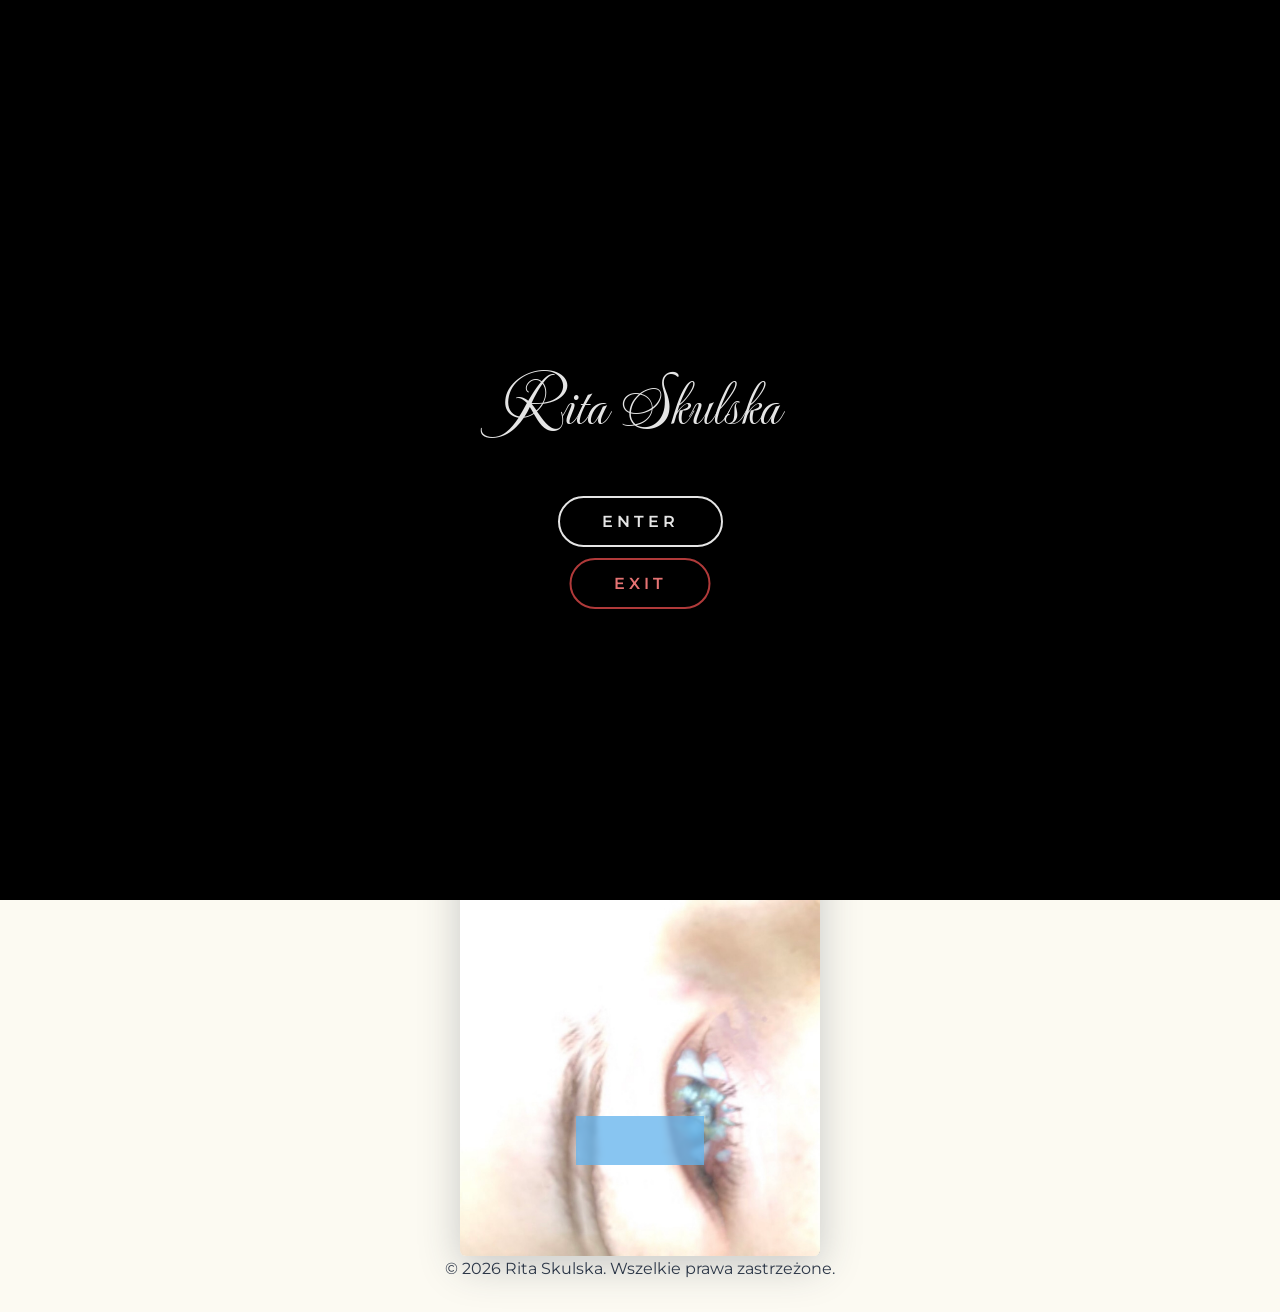
<file: index.html>
<!DOCTYPE html>
<html lang="pl">
<head>
    <meta charset="UTF-8">
    <meta name="viewport" content="width=device-width, initial-scale=1.0">
    <title>Rita Skulska - Portfolio</title>
    <link rel="preconnect" href="https://fonts.googleapis.com">
    <link rel="preconnect" href="https://fonts.gstatic.com" crossorigin>
    <link href="https://fonts.googleapis.com/css2?family=Mea+Culpa&family=Montserrat:wght@300;400;600&display=swap" rel="stylesheet">
    <link rel="stylesheet" href="style.css">
</head>
<body class="home-body">

    <!-- INTRO: czarny ekran z przyciskiem ENTER, EXIT ucieka przed kursorem -->
    <div id="intro-overlay">
        <span class="intro-title">Rita Skulska</span>
        <button id="intro-enter" class="intro-btn" type="button">Enter</button>
        <button id="intro-exit" class="intro-btn" type="button">Exit</button>
    </div>

    <header class="home-header">
        <h1 class="artist-name">Rita Skulska</h1>
        <h2 class="artist-sub">Alisja</h2>
    </header>

    <nav class="subpage-nav home-nav">
        <a href="prace.html">Prace Plastyczne</a>
        <a href="photoshop.html">Obróbka w Photoshopie</a>
        <a href="portfolio.html">Portfolio</a>
        <a href="film.html">Film</a>
        <a href="podroze.html">Podróże</a>
        <a href="cv.html">CV</a>
        <a href="teksty.html">Teksty</a>
    </nav>

    <p class="home-intro">
        Nazywam się Rita Skulska i jestem studentką drugiego roku grafiki w Polsko-Japońskiej Akademii Technik
        Komputerowych w Warszawie. Moje prace artystyczne mają charakter multidyscyplinarny – badam nowe formy wyrazu,
        traktując każdy projekt jako etap poszukiwań idei i jej ostatecznej formy. Szczególnie interesują mnie malarstwo,
        fotografia oraz historia sztuki. Uwielbiam podróżować i w każdym miejscu, które odwiedzam, staram się poznawać
        lokalne muzea i galerie sztuki, ponieważ to właśnie one są dla mnie największym źródłem inspiracji. Jednym z moich
        ulubionych artystów jest Egon Schiele, którego ekspresyjny język malarski i sposób ukazywania emocji wywarły duży
        wpływ na moje postrzeganie sztuki. Dotychczas odwiedziłam galerie i wystawy m.in. w Wiedniu, Madrycie, Paryżu,
        Tallinnie, Moskwie oraz Warszawie. Interesuję się również projektowaniem graficznym, ilustracją i współczesnymi
        formami komunikacji wizualnej, a zdobywane doświadczenie rozwijam zarówno podczas studiów, jak i w realizowanych
        projektach kreatywnych.
    </p>

    <main class="home-container">
        <div class="interactive-eye-wrapper">
            <img src="images/home/8a230446-552d-418d-8baf-5555b5d1caa4.jpeg" alt="Rita Skulska - Dekonstrukcja Spojrzenia" class="eye-main-img">

            <div class="eye-trigger-zone top-eyes">
                <a href="prace.html" class="eye-btn btn-purple">Prace Plastyczne</a>
            </div>

            <div class="eye-trigger-zone bottom-eye">
                <a href="teksty.html" class="eye-btn btn-blue">Teksty</a>
            </div>
        </div>
    </main>

    <footer class="home-footer">
        <p>&copy; 2026 Rita Skulska. Wszelkie prawa zastrzeżone.</p>
    </footer>

    <script>
        (function () {
            var overlay = document.getElementById('intro-overlay');
            var enterBtn = document.getElementById('intro-enter');
            var exitBtn = document.getElementById('intro-exit');

            // ENTER - wejscie na strone
            enterBtn.addEventListener('click', function () {
                overlay.classList.add('hidden');
            });

            // EXIT - ucieka przed kursorem, nie da sie kliknac
            function runAway() {
                var margin = 20;
                var w = exitBtn.offsetWidth;
                var h = exitBtn.offsetHeight;
                var maxLeft = window.innerWidth - w - margin;
                var maxTop = window.innerHeight - h - margin;
                var left = margin + Math.floor((maxLeft - margin) * pseudoRandom());
                var top = margin + Math.floor((maxTop - margin) * pseudoRandom());
                exitBtn.style.left = left + 'px';
                exitBtn.style.top = top + 'px';
                exitBtn.style.transform = 'none';
            }

            // prosty pseudolosowy generator (bez Math.random dla powtarzalnosci)
            var seed = 1;
            function pseudoRandom() {
                seed = (seed * 9301 + 49297) % 233280;
                return seed / 233280;
            }

            exitBtn.addEventListener('mouseover', runAway);
            exitBtn.addEventListener('mousedown', function (e) { e.preventDefault(); runAway(); });
            exitBtn.addEventListener('touchstart', function (e) { e.preventDefault(); runAway(); });
        })();
    </script>

</body>
</html>
</file>
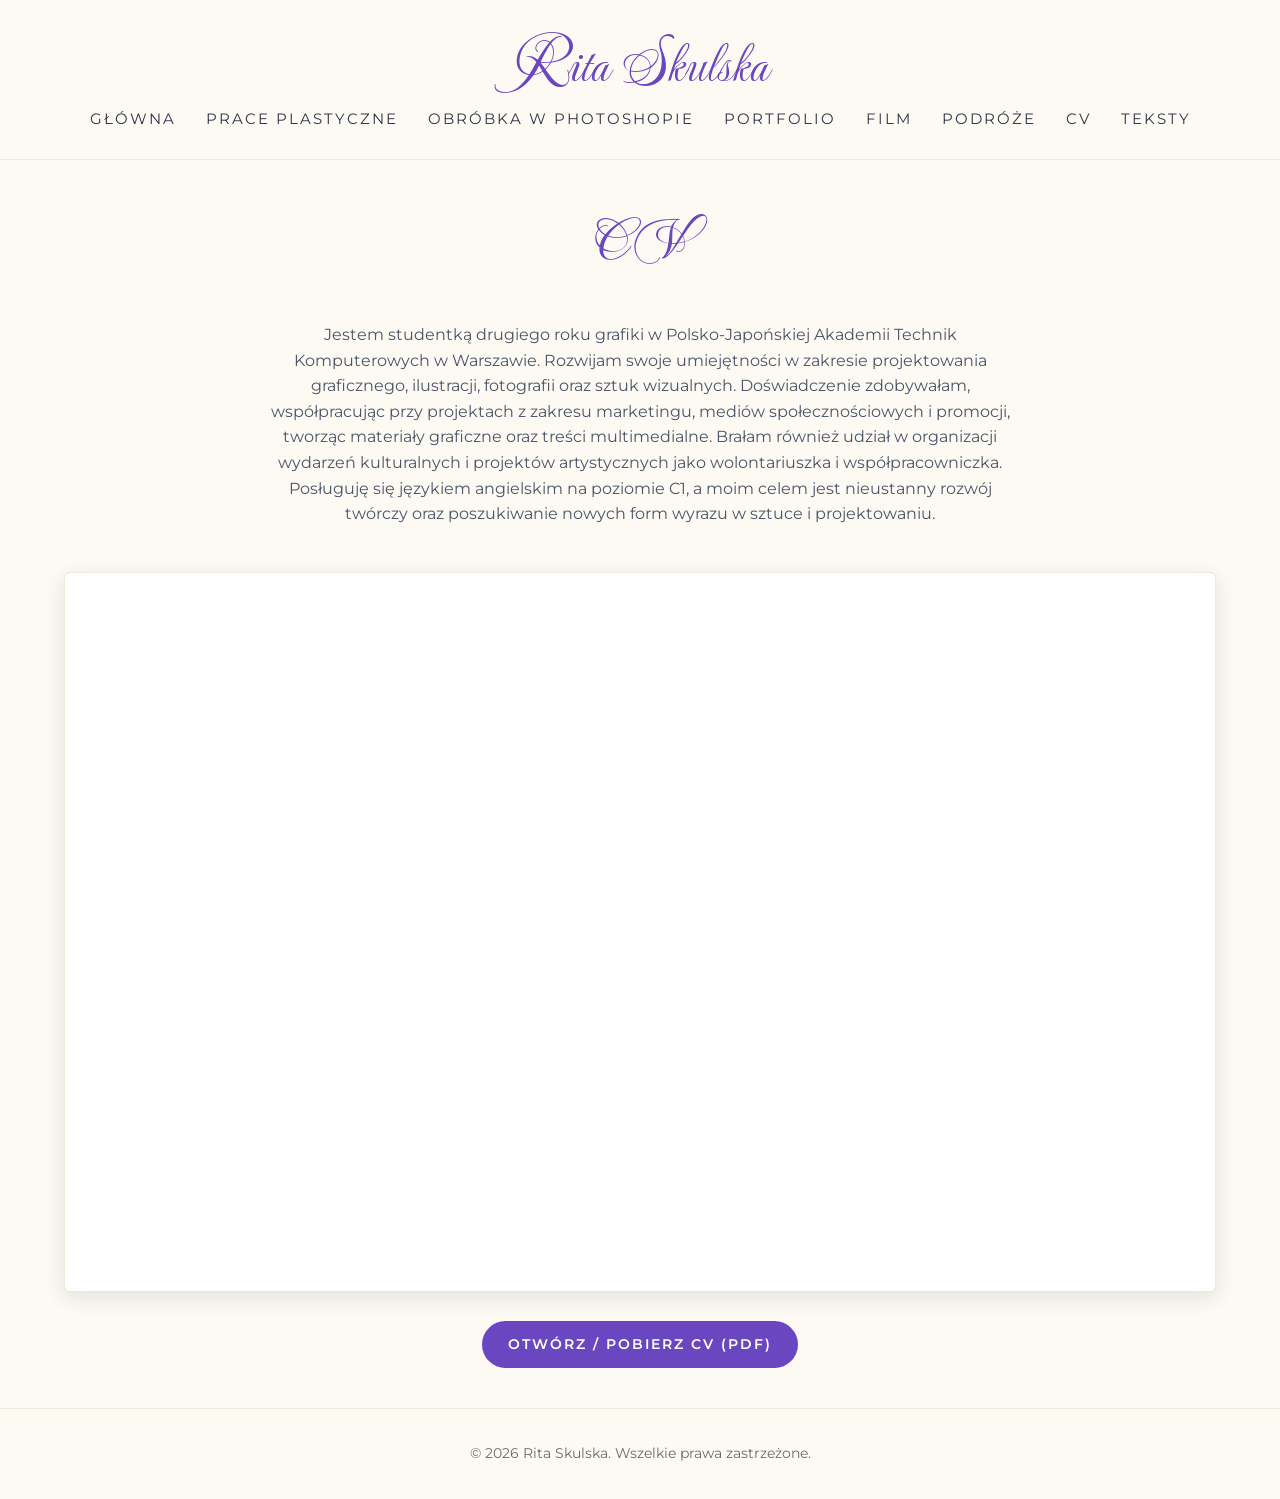
<file: cv.html>
<!DOCTYPE html>
<html lang="pl">
<head>
    <meta charset="UTF-8">
    <meta name="viewport" content="width=device-width, initial-scale=1.0">
    <title>CV – Rita Skulska</title>
    <link rel="preconnect" href="https://fonts.googleapis.com">
    <link rel="preconnect" href="https://fonts.gstatic.com" crossorigin>
    <link href="https://fonts.googleapis.com/css2?family=Mea+Culpa&family=Montserrat:wght@300;400;600&display=swap" rel="stylesheet">
    <link rel="stylesheet" href="style.css">
</head>

<body class="subpage">

<header>
    <h1><a href="index.html">Rita Skulska</a></h1>

    <nav>
        <a href="index.html">Główna</a>
        <a href="prace.html">Prace Plastyczne</a>
        <a href="photoshop.html">Obróbka w Photoshopie</a>
        <a href="portfolio.html">Portfolio</a>
        <a href="film.html">Film</a>
        <a href="podroze.html">Podróże</a>
        <a href="cv.html">CV</a>
        <a href="teksty.html">Teksty</a>
    </nav>
</header>

<main class="container">

    <h2>CV</h2>

    <div class="section-lead">
        <p>
            Jestem studentką drugiego roku grafiki w Polsko-Japońskiej Akademii Technik Komputerowych w Warszawie.
            Rozwijam swoje umiejętności w zakresie projektowania graficznego, ilustracji, fotografii oraz sztuk
            wizualnych. Doświadczenie zdobywałam, współpracując przy projektach z zakresu marketingu, mediów
            społecznościowych i promocji, tworząc materiały graficzne oraz treści multimedialne. Brałam również udział
            w organizacji wydarzeń kulturalnych i projektów artystycznych jako wolontariuszka i współpracowniczka.
            Posługuję się językiem angielskim na poziomie C1, a moim celem jest nieustanny rozwój twórczy oraz
            poszukiwanie nowych form wyrazu w sztuce i projektowaniu.
        </p>
    </div>

    <iframe class="doc-embed" src="docs/Rita_Skulska_CV_uzupelnione.pdf" title="CV Rity Skulskiej (PDF)"></iframe>

    <div class="doc-actions">
        <a class="doc-download" href="docs/Rita_Skulska_CV_uzupelnione.pdf" target="_blank">Otwórz / pobierz CV (PDF)</a>
    </div>

</main>

<footer>
    <p>&copy; 2026 Rita Skulska. Wszelkie prawa zastrzeżone.</p>
</footer>

</body>
</html>
</file>
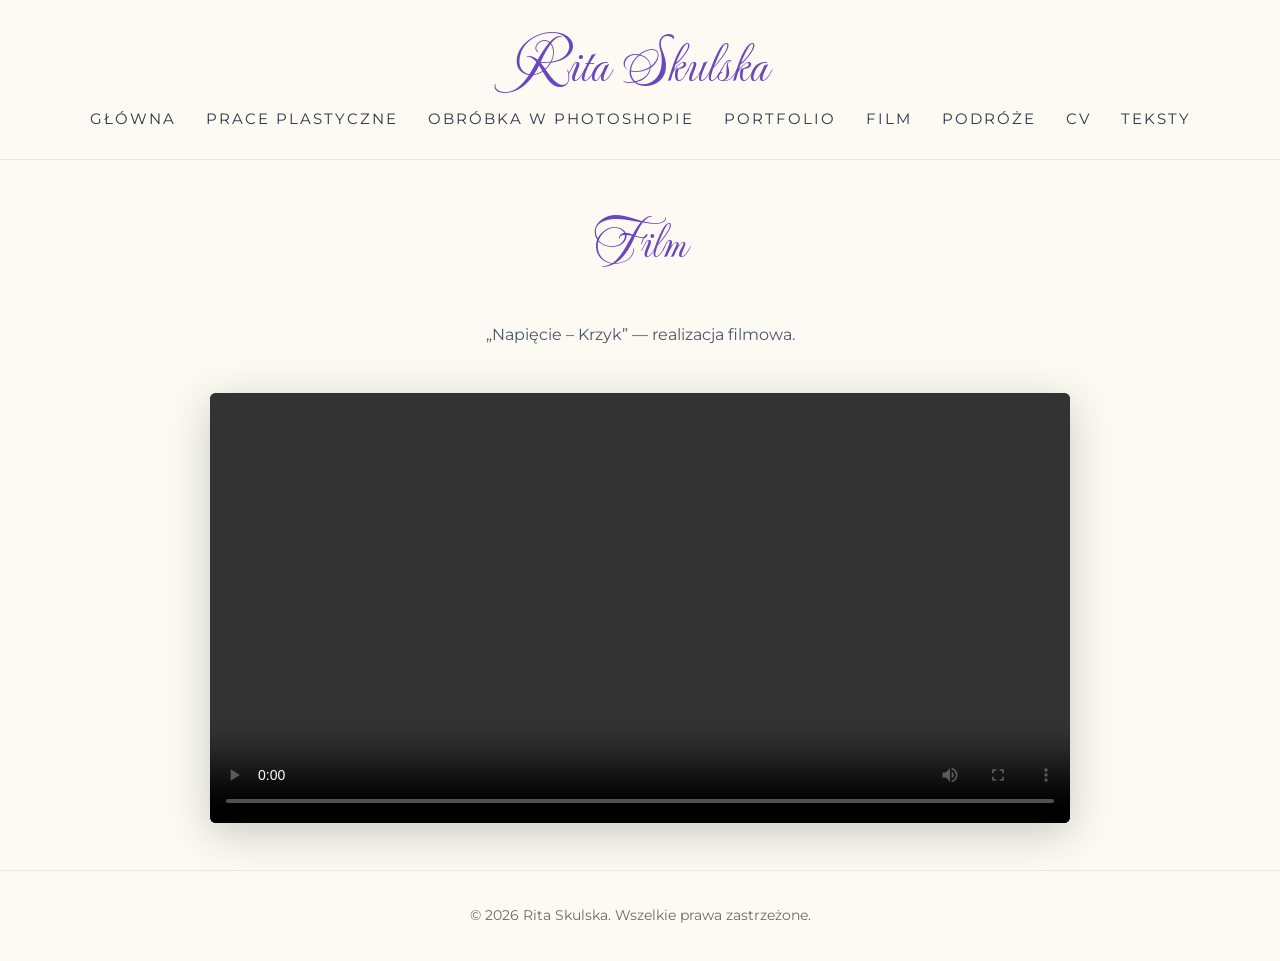
<file: film.html>
<!DOCTYPE html>
<html lang="pl">
<head>
    <meta charset="UTF-8">
    <meta name="viewport" content="width=device-width, initial-scale=1.0">
    <title>Film – Rita Skulska</title>
    <link rel="preconnect" href="https://fonts.googleapis.com">
    <link rel="preconnect" href="https://fonts.gstatic.com" crossorigin>
    <link href="https://fonts.googleapis.com/css2?family=Mea+Culpa&family=Montserrat:wght@300;400;600&display=swap" rel="stylesheet">
    <link rel="stylesheet" href="style.css">
</head>

<body class="subpage">

<header>
    <h1><a href="index.html">Rita Skulska</a></h1>

    <nav>
        <a href="index.html">Główna</a>
        <a href="prace.html">Prace Plastyczne</a>
        <a href="photoshop.html">Obróbka w Photoshopie</a>
        <a href="portfolio.html">Portfolio</a>
        <a href="film.html">Film</a>
        <a href="podroze.html">Podróże</a>
        <a href="cv.html">CV</a>
        <a href="teksty.html">Teksty</a>
    </nav>
</header>

<main class="container">

    <h2>Film</h2>

    <div class="section-lead">
        <p>„Napięcie – Krzyk” — realizacja filmowa.</p>
    </div>

    <div class="video-wrapper">
        <video controls preload="metadata">
            <source src="video/film_final_napiecie_krzyk-2.mp4" type="video/mp4">
            Twoja przeglądarka nie obsługuje odtwarzania wideo.
        </video>
    </div>

</main>

<footer>
    <p>&copy; 2026 Rita Skulska. Wszelkie prawa zastrzeżone.</p>
</footer>

</body>
</html>
</file>
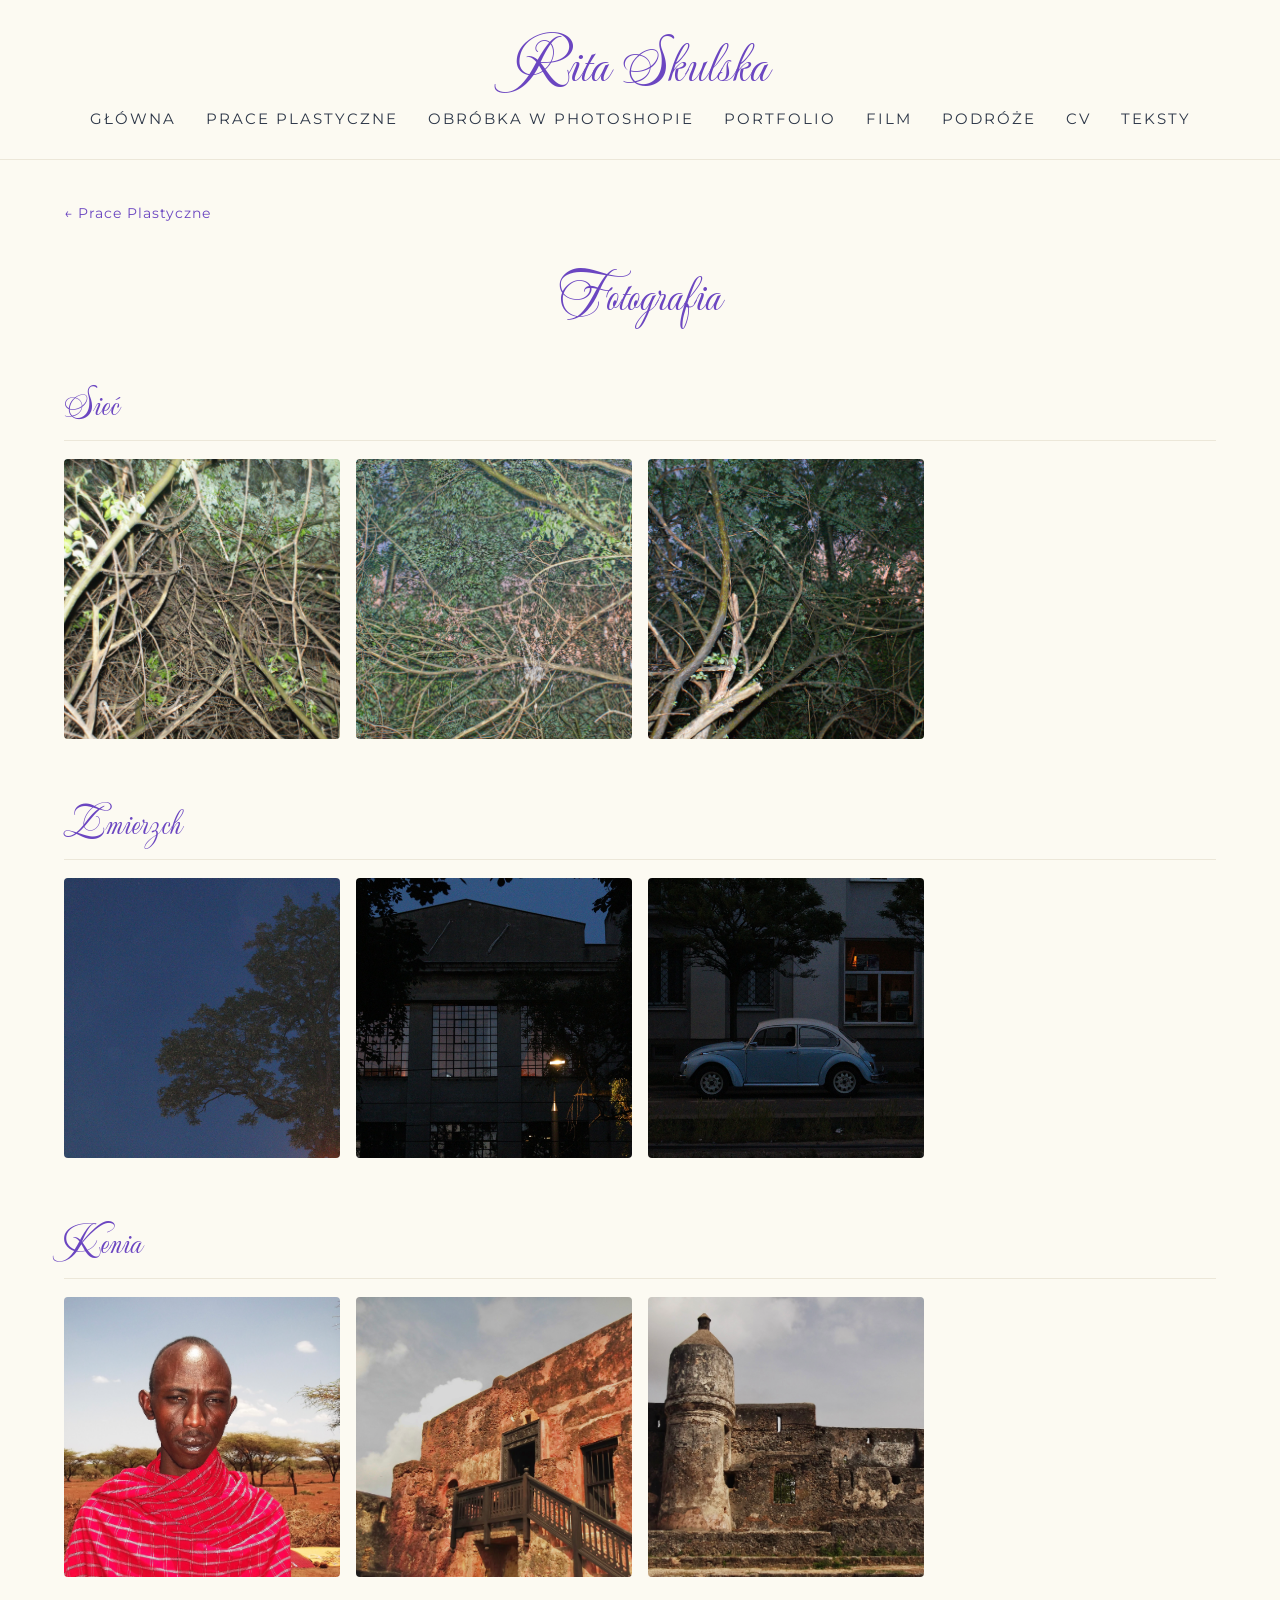
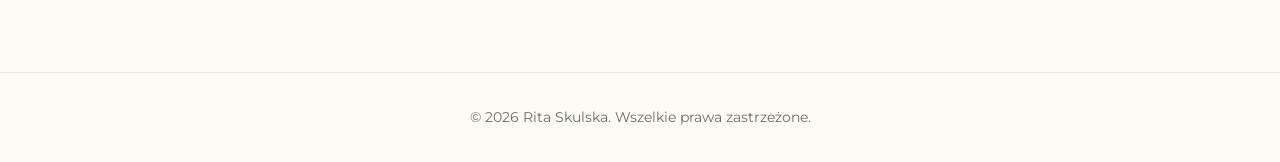
<file: fotografia.html>
<!DOCTYPE html>
<html lang="pl">
<head>
    <meta charset="UTF-8">
    <meta name="viewport" content="width=device-width, initial-scale=1.0">
    <title>Fotografia – Rita Skulska</title>
    <link rel="preconnect" href="https://fonts.googleapis.com">
    <link rel="preconnect" href="https://fonts.gstatic.com" crossorigin>
    <link href="https://fonts.googleapis.com/css2?family=Mea+Culpa&family=Montserrat:wght@300;400;600&display=swap" rel="stylesheet">
    <link rel="stylesheet" href="style.css">
</head>

<body class="subpage">

<header>
    <h1><a href="index.html">Rita Skulska</a></h1>

    <nav>
        <a href="index.html">Główna</a>
        <a href="prace.html">Prace Plastyczne</a>
        <a href="photoshop.html">Obróbka w Photoshopie</a>
        <a href="portfolio.html">Portfolio</a>
        <a href="film.html">Film</a>
        <a href="podroze.html">Podróże</a>
        <a href="cv.html">CV</a>
        <a href="teksty.html">Teksty</a>
    </nav>
</header>

<main class="container">

    <a href="prace.html" class="back-link">← Prace Plastyczne</a>

    <h2>Fotografia</h2>

    <section class="theme-section">
        <h3>Sieć</h3>
        <div class="gallery-grid">
            <a href="images/fotografia/AE98A1F3-C52F-4CFD-9337-FC08527E2CB1.jpeg" target="_blank"><img src="images/fotografia/AE98A1F3-C52F-4CFD-9337-FC08527E2CB1.jpeg" alt="Sieć 1"></a>
            <a href="images/fotografia/B915B706-241A-42A4-A3AD-4A85CBE02C3D.jpeg" target="_blank"><img src="images/fotografia/B915B706-241A-42A4-A3AD-4A85CBE02C3D.jpeg" alt="Sieć 2"></a>
            <a href="images/fotografia/F3EFA1FF-A6AB-4BF8-8D77-813902B0E1D9.jpeg" target="_blank"><img src="images/fotografia/F3EFA1FF-A6AB-4BF8-8D77-813902B0E1D9.jpeg" alt="Sieć 3"></a>
        </div>
    </section>

    <section class="theme-section">
        <h3>Zmierzch</h3>
        <div class="gallery-grid">
            <a href="images/fotografia/IMG_8963.jpeg" target="_blank"><img src="images/fotografia/IMG_8963.jpeg" alt="Zmierzch 1"></a>
            <a href="images/fotografia/IMG_8970.jpeg" target="_blank"><img src="images/fotografia/IMG_8970.jpeg" alt="Zmierzch 2"></a>
            <a href="images/fotografia/IMG_8964.jpeg" target="_blank"><img src="images/fotografia/IMG_8964.jpeg" alt="Zmierzch 3"></a>
        </div>
    </section>

    <section class="theme-section">
        <h3>Kenia</h3>
        <div class="gallery-grid">
            <a href="images/fotografia/DSCF0110.jpeg" target="_blank"><img src="images/fotografia/DSCF0110.jpeg" alt="Kenia 1"></a>
            <a href="images/fotografia/DSCF0270.jpeg" target="_blank"><img src="images/fotografia/DSCF0270.jpeg" alt="Kenia 2"></a>
            <a href="images/fotografia/DSCF0274.jpeg" target="_blank"><img src="images/fotografia/DSCF0274.jpeg" alt="Kenia 3"></a>
        </div>
    </section>

</main>

<footer>
    <p>&copy; 2026 Rita Skulska. Wszelkie prawa zastrzeżone.</p>
</footer>

</body>
</html>
</file>
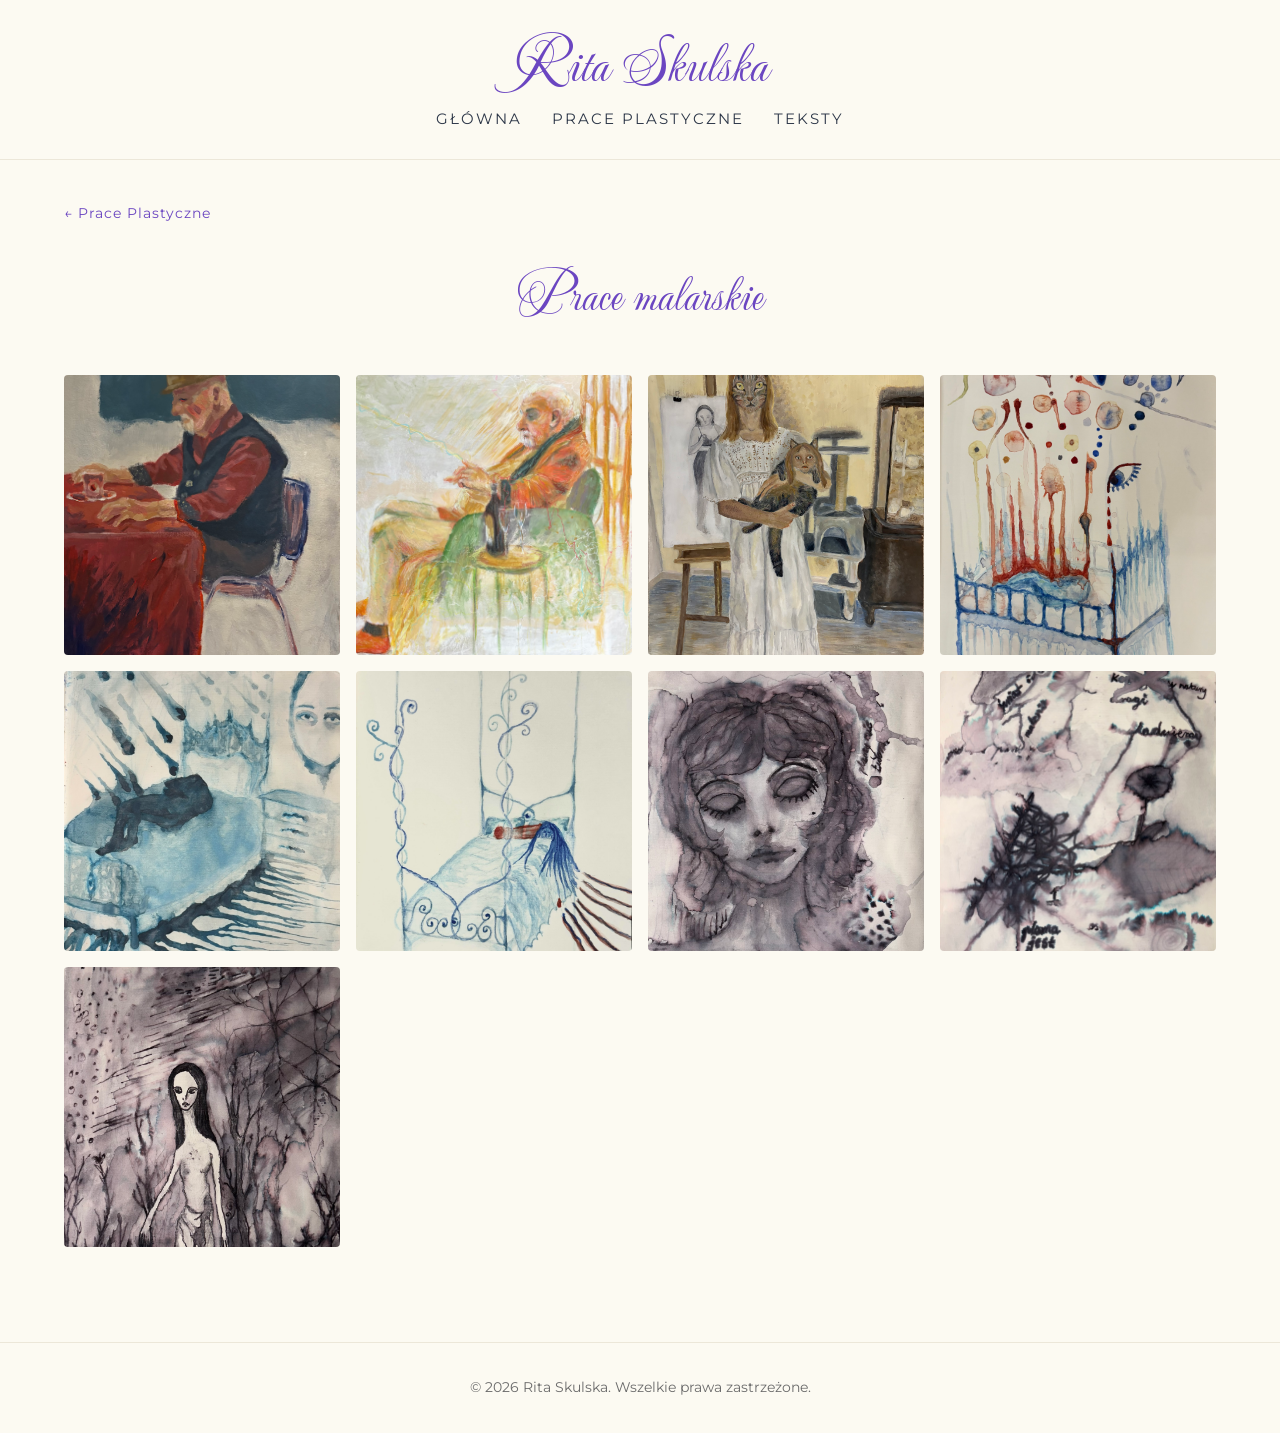
<file: malarstwo 2.html>
<!DOCTYPE html>
<html lang="pl">
<head>
    <meta charset="UTF-8">
    <meta name="viewport" content="width=device-width, initial-scale=1.0">
    <title>Prace malarskie – Rita Skulska</title>
    <link rel="preconnect" href="https://fonts.googleapis.com">
    <link rel="preconnect" href="https://fonts.gstatic.com" crossorigin>
    <link href="https://fonts.googleapis.com/css2?family=Mea+Culpa&family=Montserrat:wght@300;400;600&display=swap" rel="stylesheet">
    <link rel="stylesheet" href="style.css">
</head>

<body class="subpage">

<header>
    <h1><a href="index.html">Rita Skulska</a></h1>

    <nav>
        <a href="index.html">Główna</a>
        <a href="prace.html">Prace Plastyczne</a>
        <a href="teksty.html">Teksty</a>
    </nav>
</header>

<main class="container">

    <a href="prace.html" class="back-link">← Prace Plastyczne</a>

    <h2>Prace malarskie</h2>

    <section class="theme-section">
        <div class="gallery-grid">
            <a href="IMG_9379.jpeg" target="_blank"><img src="IMG_9379.jpeg" alt="Praca malarska 1"></a>
            <a href="IMG_0761.jpeg" target="_blank"><img src="IMG_0761.jpeg" alt="Praca malarska 2"></a>
            <a href="IMG_5262.jpeg" target="_blank"><img src="IMG_5262.jpeg" alt="Praca malarska 3"></a>
            <a href="IMG_8543.jpeg" target="_blank"><img src="IMG_8543.jpeg" alt="Praca malarska 4"></a>
            <a href="IMG_8556.jpeg" target="_blank"><img src="IMG_8556.jpeg" alt="Praca malarska 5"></a>
            <a href="IMG_8573.jpeg" target="_blank"><img src="IMG_8573.jpeg" alt="Praca malarska 6"></a>
            <a href="IMG_4244.jpeg" target="_blank"><img src="IMG_4244.jpeg" alt="Praca malarska 7"></a>
            <a href="IMG_4245.jpeg" target="_blank"><img src="IMG_4245.jpeg" alt="Praca malarska 8"></a>
            <a href="IMG_4252.jpeg" target="_blank"><img src="IMG_4252.jpeg" alt="Praca malarska 9"></a>
        </div>
    </section>

</main>

<footer>
    <p>&copy; 2026 Rita Skulska. Wszelkie prawa zastrzeżone.</p>
</footer>

</body>
</html>
</file>
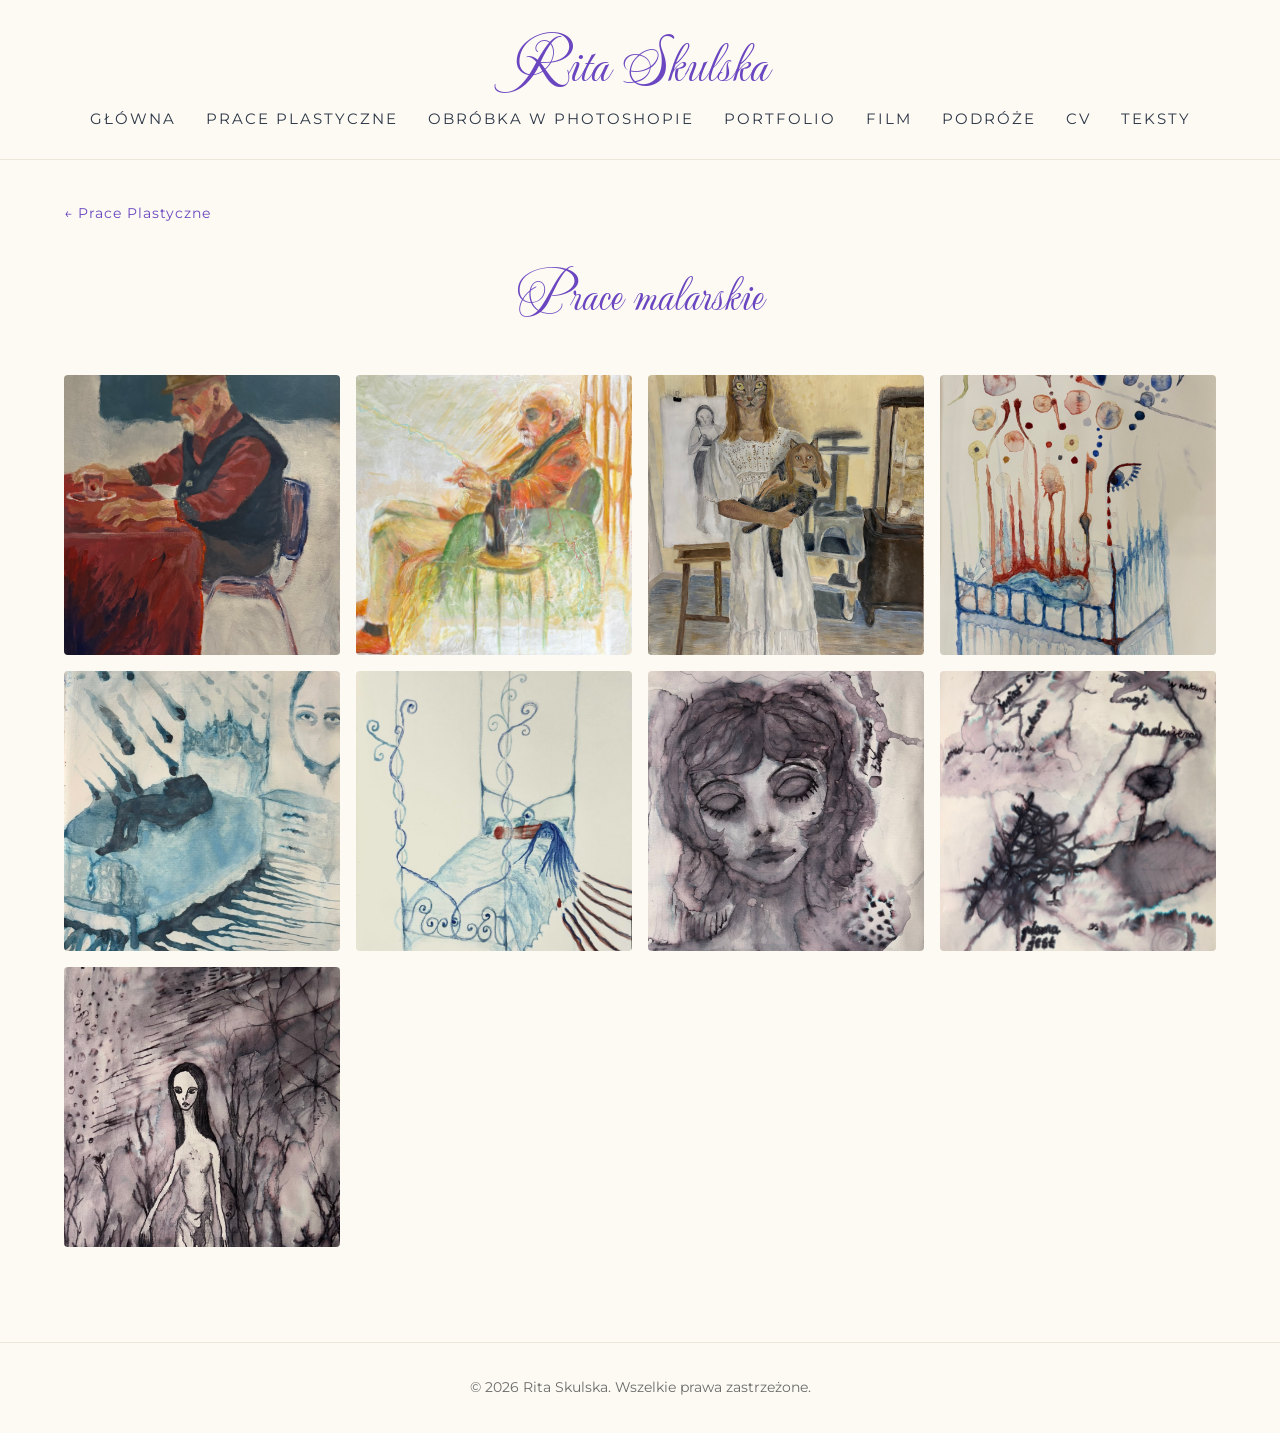
<file: malarstwo.html>
<!DOCTYPE html>
<html lang="pl">
<head>
    <meta charset="UTF-8">
    <meta name="viewport" content="width=device-width, initial-scale=1.0">
    <title>Prace malarskie – Rita Skulska</title>
    <link rel="preconnect" href="https://fonts.googleapis.com">
    <link rel="preconnect" href="https://fonts.gstatic.com" crossorigin>
    <link href="https://fonts.googleapis.com/css2?family=Mea+Culpa&family=Montserrat:wght@300;400;600&display=swap" rel="stylesheet">
    <link rel="stylesheet" href="style.css">
</head>

<body class="subpage">

<header>
    <h1><a href="index.html">Rita Skulska</a></h1>

    <nav>
        <a href="index.html">Główna</a>
        <a href="prace.html">Prace Plastyczne</a>
        <a href="photoshop.html">Obróbka w Photoshopie</a>
        <a href="portfolio.html">Portfolio</a>
        <a href="film.html">Film</a>
        <a href="podroze.html">Podróże</a>
        <a href="cv.html">CV</a>
        <a href="teksty.html">Teksty</a>
    </nav>
</header>

<main class="container">

    <a href="prace.html" class="back-link">← Prace Plastyczne</a>

    <h2>Prace malarskie</h2>

    <section class="theme-section">
        <div class="gallery-grid">
            <a href="images/malarstwo/IMG_9379.jpeg" target="_blank"><img src="images/malarstwo/IMG_9379.jpeg" alt="Praca malarska 1"></a>
            <a href="images/malarstwo/IMG_0761.jpeg" target="_blank"><img src="images/malarstwo/IMG_0761.jpeg" alt="Praca malarska 2"></a>
            <a href="images/malarstwo/IMG_5262.jpeg" target="_blank"><img src="images/malarstwo/IMG_5262.jpeg" alt="Praca malarska 3"></a>
            <a href="images/malarstwo/IMG_8543.jpeg" target="_blank"><img src="images/malarstwo/IMG_8543.jpeg" alt="Praca malarska 4"></a>
            <a href="images/malarstwo/IMG_8556.jpeg" target="_blank"><img src="images/malarstwo/IMG_8556.jpeg" alt="Praca malarska 5"></a>
            <a href="images/malarstwo/IMG_8573.jpeg" target="_blank"><img src="images/malarstwo/IMG_8573.jpeg" alt="Praca malarska 6"></a>
            <a href="images/malarstwo/IMG_4244.jpeg" target="_blank"><img src="images/malarstwo/IMG_4244.jpeg" alt="Praca malarska 7"></a>
            <a href="images/malarstwo/IMG_4245.jpeg" target="_blank"><img src="images/malarstwo/IMG_4245.jpeg" alt="Praca malarska 8"></a>
            <a href="images/malarstwo/IMG_4252.jpeg" target="_blank"><img src="images/malarstwo/IMG_4252.jpeg" alt="Praca malarska 9"></a>
        </div>
    </section>

</main>

<footer>
    <p>&copy; 2026 Rita Skulska. Wszelkie prawa zastrzeżone.</p>
</footer>

</body>
</html>
</file>
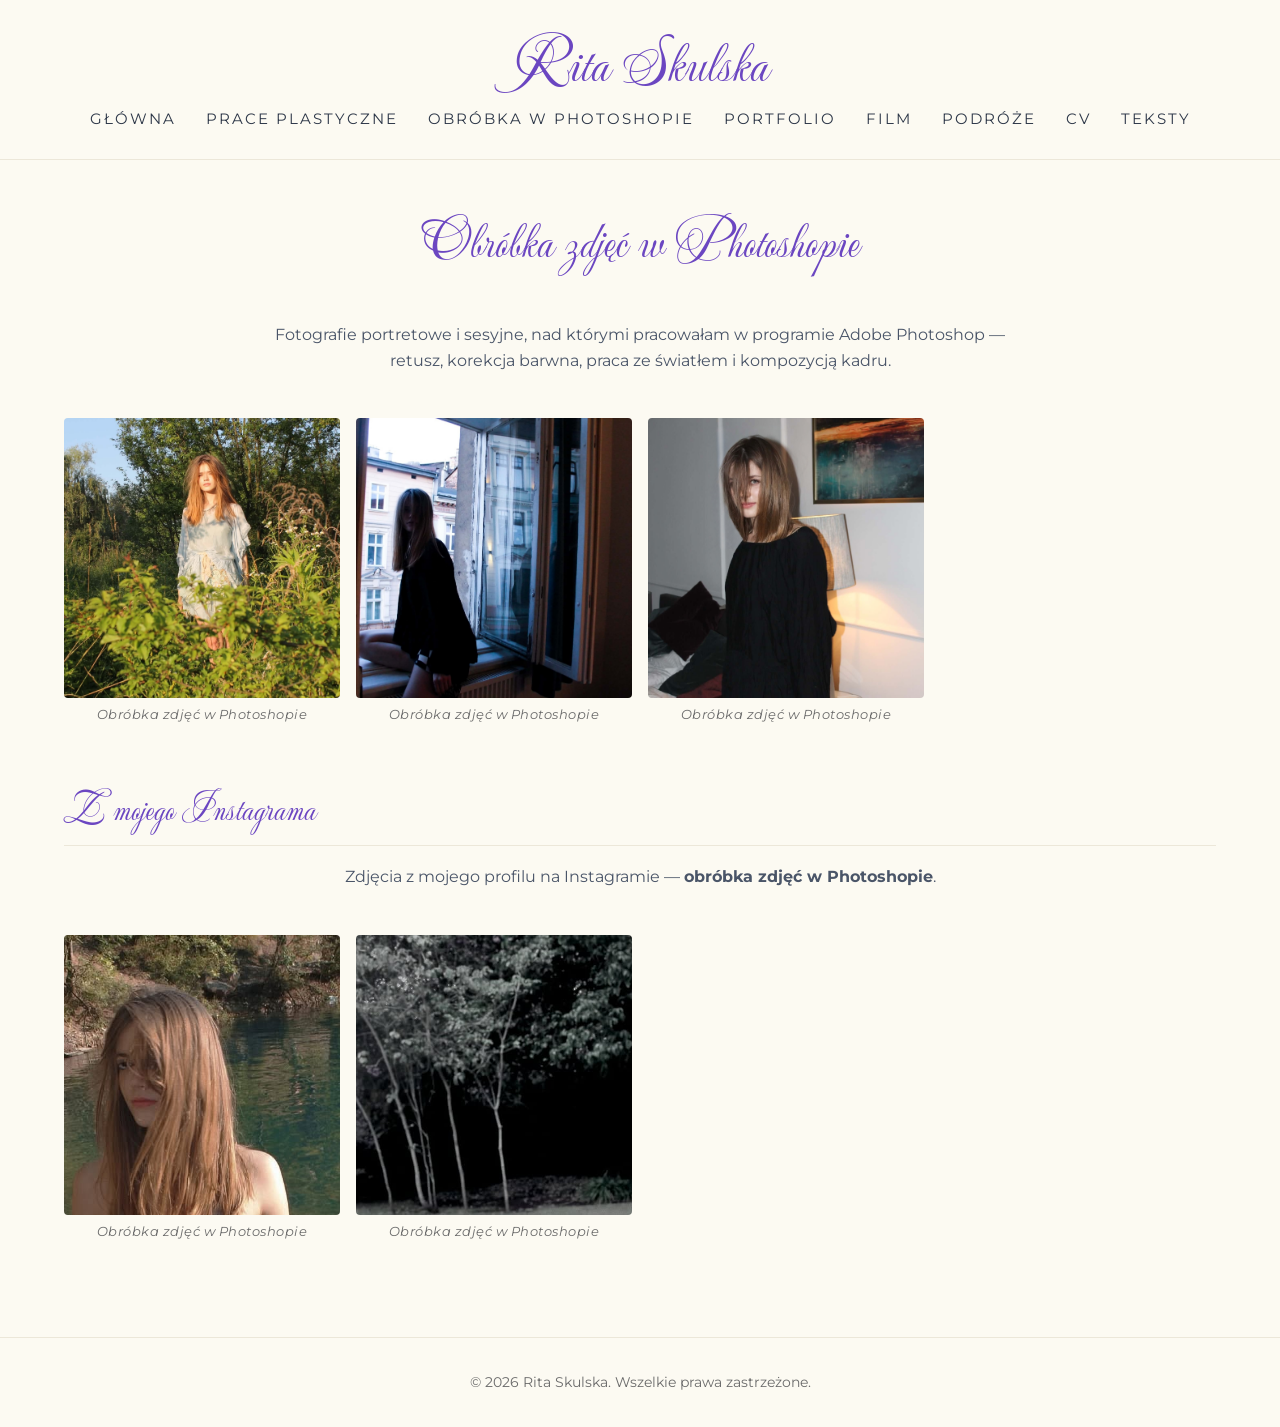
<file: photoshop.html>
<!DOCTYPE html>
<html lang="pl">
<head>
    <meta charset="UTF-8">
    <meta name="viewport" content="width=device-width, initial-scale=1.0">
    <title>Obróbka zdjęć w Photoshopie – Rita Skulska</title>
    <link rel="preconnect" href="https://fonts.googleapis.com">
    <link rel="preconnect" href="https://fonts.gstatic.com" crossorigin>
    <link href="https://fonts.googleapis.com/css2?family=Mea+Culpa&family=Montserrat:wght@300;400;600&display=swap" rel="stylesheet">
    <link rel="stylesheet" href="style.css">
</head>

<body class="subpage">

<header>
    <h1><a href="index.html">Rita Skulska</a></h1>

    <nav>
        <a href="index.html">Główna</a>
        <a href="prace.html">Prace Plastyczne</a>
        <a href="photoshop.html">Obróbka w Photoshopie</a>
        <a href="portfolio.html">Portfolio</a>
        <a href="film.html">Film</a>
        <a href="podroze.html">Podróże</a>
        <a href="cv.html">CV</a>
        <a href="teksty.html">Teksty</a>
    </nav>
</header>

<main class="container">

    <h2>Obróbka zdjęć w Photoshopie</h2>

    <div class="section-lead">
        <p>
            Fotografie portretowe i sesyjne, nad którymi pracowałam w programie Adobe Photoshop — retusz, korekcja
            barwna, praca ze światłem i kompozycją kadru.
        </p>
    </div>

    <section class="theme-section">
        <div class="gallery-grid">
            <div class="gallery-item">
                <a href="images/photoshop/Messenger_creation_F4A2A47C-6712-440B-B8CF-2E31DF5CA8F8.jpg" target="_blank"><img src="images/photoshop/Messenger_creation_F4A2A47C-6712-440B-B8CF-2E31DF5CA8F8.jpg" alt="Portret plenerowy"></a>
                <span class="photo-caption">Obróbka zdjęć w Photoshopie</span>
            </div>
            <div class="gallery-item">
                <a href="images/photoshop/Messenger_creation_520EFE81-87CE-4625-B189-063AA7E3D9C0.jpg" target="_blank"><img src="images/photoshop/Messenger_creation_520EFE81-87CE-4625-B189-063AA7E3D9C0.jpg" alt="Portret w oknie"></a>
                <span class="photo-caption">Obróbka zdjęć w Photoshopie</span>
            </div>
            <div class="gallery-item">
                <a href="images/photoshop/Messenger_creation_E97CD9CC-0FFF-46C3-B805-FAF26DF099AF.jpg" target="_blank"><img src="images/photoshop/Messenger_creation_E97CD9CC-0FFF-46C3-B805-FAF26DF099AF.jpg" alt="Portret we wnętrzu"></a>
                <span class="photo-caption">Obróbka zdjęć w Photoshopie</span>
            </div>
        </div>
    </section>

    <section class="theme-section">
        <h3>Z mojego Instagrama</h3>
        <div class="section-lead">
            <p>Zdjęcia z mojego profilu na Instagramie — <strong>obróbka zdjęć w Photoshopie</strong>.</p>
        </div>
        <div class="gallery-grid">
            <div class="gallery-item">
                <a href="https://www.instagram.com/p/DaNx8TNsgrk/" target="_blank"><img src="images/photoshop/instagram_1.jpg" alt="Zdjęcie z Instagrama Rity Skulskiej"></a>
                <span class="photo-caption">Obróbka zdjęć w Photoshopie</span>
            </div>
            <div class="gallery-item">
                <a href="https://www.instagram.com/p/DX6xbs0DG-K/" target="_blank"><img src="images/photoshop/instagram_2.jpg" alt="Zdjęcie z Instagrama Rity Skulskiej"></a>
                <span class="photo-caption">Obróbka zdjęć w Photoshopie</span>
            </div>
        </div>
    </section>

</main>

<footer>
    <p>&copy; 2026 Rita Skulska. Wszelkie prawa zastrzeżone.</p>
</footer>

</body>
</html>
</file>
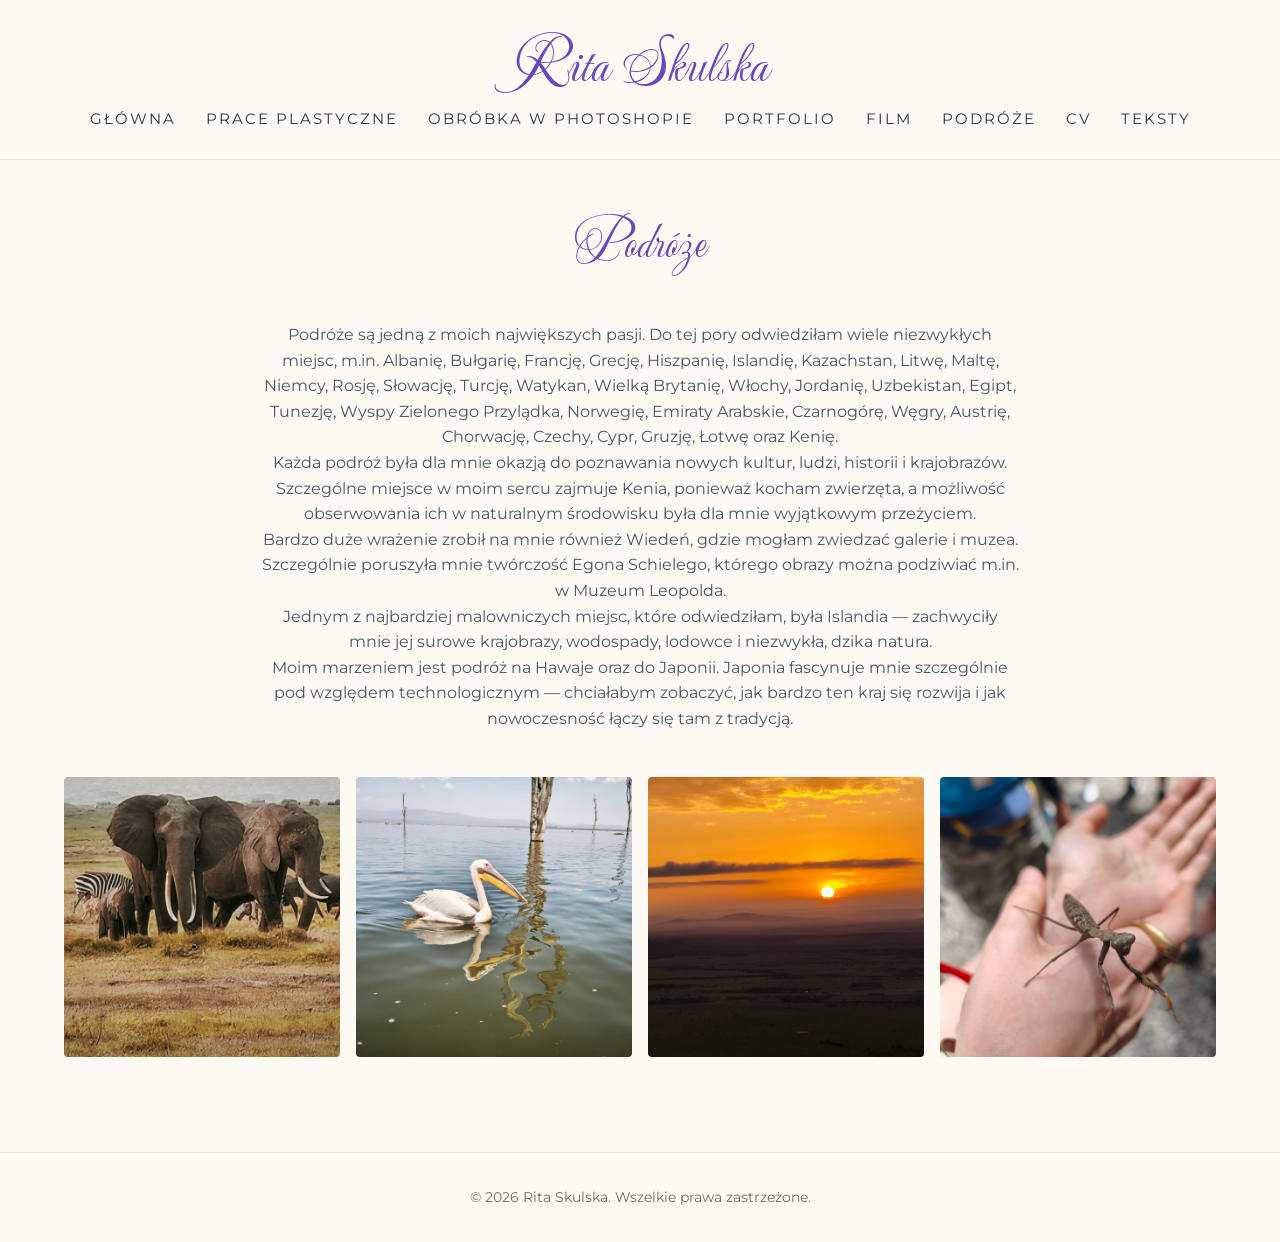
<file: podroze.html>
<!DOCTYPE html>
<html lang="pl">
<head>
    <meta charset="UTF-8">
    <meta name="viewport" content="width=device-width, initial-scale=1.0">
    <title>Podróże – Rita Skulska</title>
    <link rel="preconnect" href="https://fonts.googleapis.com">
    <link rel="preconnect" href="https://fonts.gstatic.com" crossorigin>
    <link href="https://fonts.googleapis.com/css2?family=Mea+Culpa&family=Montserrat:wght@300;400;600&display=swap" rel="stylesheet">
    <link rel="stylesheet" href="style.css">
</head>

<body class="subpage">

<header>
    <h1><a href="index.html">Rita Skulska</a></h1>

    <nav>
        <a href="index.html">Główna</a>
        <a href="prace.html">Prace Plastyczne</a>
        <a href="photoshop.html">Obróbka w Photoshopie</a>
        <a href="portfolio.html">Portfolio</a>
        <a href="film.html">Film</a>
        <a href="podroze.html">Podróże</a>
        <a href="cv.html">CV</a>
        <a href="teksty.html">Teksty</a>
    </nav>
</header>

<main class="container">

    <h2>Podróże</h2>

    <div class="section-lead">
        <p>
            Podróże są jedną z moich największych pasji. Do tej pory odwiedziłam wiele niezwykłych miejsc, m.in.
            Albanię, Bułgarię, Francję, Grecję, Hiszpanię, Islandię, Kazachstan, Litwę, Maltę, Niemcy, Rosję,
            Słowację, Turcję, Watykan, Wielką Brytanię, Włochy, Jordanię, Uzbekistan, Egipt, Tunezję, Wyspy Zielonego
            Przylądka, Norwegię, Emiraty Arabskie, Czarnogórę, Węgry, Austrię, Chorwację, Czechy, Cypr, Gruzję, Łotwę
            oraz Kenię.
        </p>
        <p>
            Każda podróż była dla mnie okazją do poznawania nowych kultur, ludzi, historii i krajobrazów. Szczególne
            miejsce w moim sercu zajmuje Kenia, ponieważ kocham zwierzęta, a możliwość obserwowania ich w naturalnym
            środowisku była dla mnie wyjątkowym przeżyciem.
        </p>
        <p>
            Bardzo duże wrażenie zrobił na mnie również Wiedeń, gdzie mogłam zwiedzać galerie i muzea. Szczególnie
            poruszyła mnie twórczość Egona Schielego, którego obrazy można podziwiać m.in. w Muzeum Leopolda.
        </p>
        <p>
            Jednym z najbardziej malowniczych miejsc, które odwiedziłam, była Islandia — zachwyciły mnie jej surowe
            krajobrazy, wodospady, lodowce i niezwykła, dzika natura.
        </p>
        <p>
            Moim marzeniem jest podróż na Hawaje oraz do Japonii. Japonia fascynuje mnie szczególnie pod względem
            technologicznym — chciałabym zobaczyć, jak bardzo ten kraj się rozwija i jak nowoczesność łączy się tam
            z tradycją.
        </p>
    </div>

    <section class="theme-section">
        <div class="gallery-grid">
            <a href="images/podroze/IMG_20260211_172136.jpg_compressed.JPEG" target="_blank"><img src="images/podroze/IMG_20260211_172136.jpg_compressed.JPEG" alt="Kenia – słonie na sawannie"></a>
            <a href="images/podroze/IMG_20260213_112633.jpg_compressed.JPEG" target="_blank"><img src="images/podroze/IMG_20260213_112633.jpg_compressed.JPEG" alt="Z podróży"></a>
            <a href="images/podroze/IMG_20260215_065509.jpg_compressed.JPEG" target="_blank"><img src="images/podroze/IMG_20260215_065509.jpg_compressed.JPEG" alt="Z podróży"></a>
            <a href="images/podroze/IMG_20260216_120506.jpg_compressed.JPEG" target="_blank"><img src="images/podroze/IMG_20260216_120506.jpg_compressed.JPEG" alt="Z podróży"></a>
        </div>
    </section>

</main>

<footer>
    <p>&copy; 2026 Rita Skulska. Wszelkie prawa zastrzeżone.</p>
</footer>

</body>
</html>
</file>
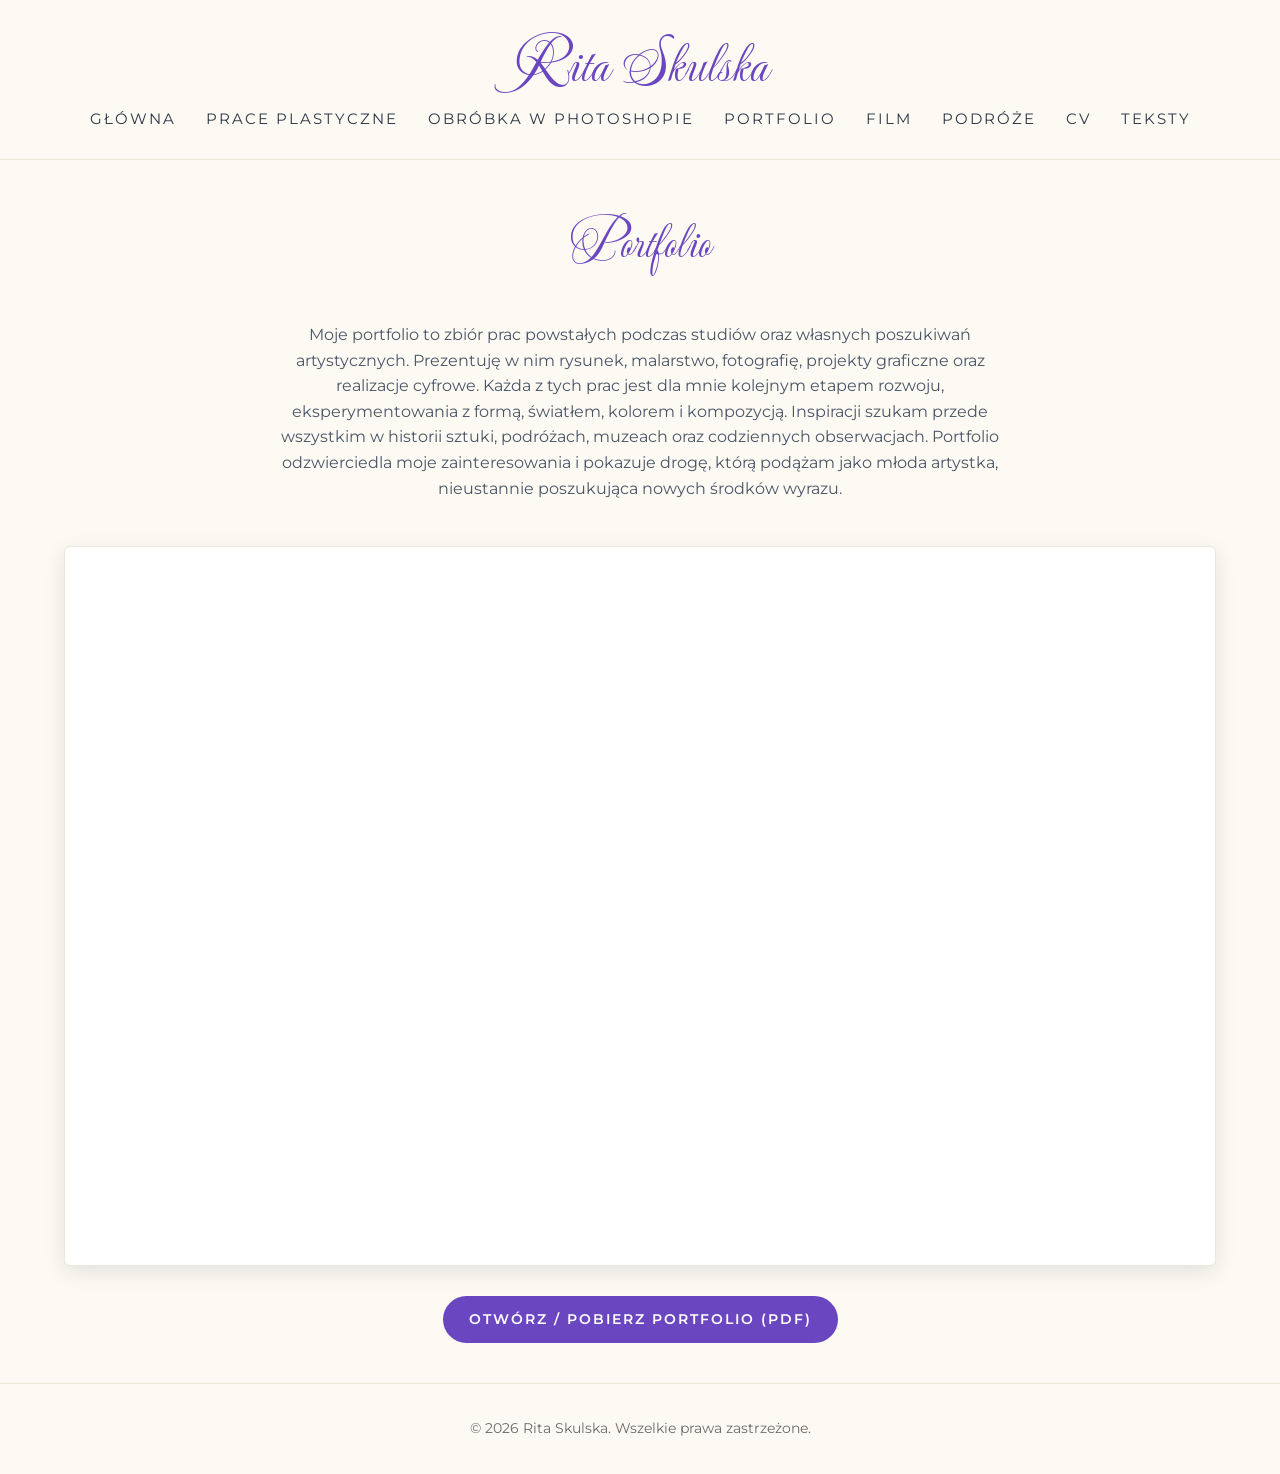
<file: portfolio.html>
<!DOCTYPE html>
<html lang="pl">
<head>
    <meta charset="UTF-8">
    <meta name="viewport" content="width=device-width, initial-scale=1.0">
    <title>Portfolio – Rita Skulska</title>
    <link rel="preconnect" href="https://fonts.googleapis.com">
    <link rel="preconnect" href="https://fonts.gstatic.com" crossorigin>
    <link href="https://fonts.googleapis.com/css2?family=Mea+Culpa&family=Montserrat:wght@300;400;600&display=swap" rel="stylesheet">
    <link rel="stylesheet" href="style.css">
</head>

<body class="subpage">

<header>
    <h1><a href="index.html">Rita Skulska</a></h1>

    <nav>
        <a href="index.html">Główna</a>
        <a href="prace.html">Prace Plastyczne</a>
        <a href="photoshop.html">Obróbka w Photoshopie</a>
        <a href="portfolio.html">Portfolio</a>
        <a href="film.html">Film</a>
        <a href="podroze.html">Podróże</a>
        <a href="cv.html">CV</a>
        <a href="teksty.html">Teksty</a>
    </nav>
</header>

<main class="container">

    <h2>Portfolio</h2>

    <div class="section-lead">
        <p>
            Moje portfolio to zbiór prac powstałych podczas studiów oraz własnych poszukiwań artystycznych. Prezentuję
            w nim rysunek, malarstwo, fotografię, projekty graficzne oraz realizacje cyfrowe. Każda z tych prac jest dla
            mnie kolejnym etapem rozwoju, eksperymentowania z formą, światłem, kolorem i kompozycją. Inspiracji szukam
            przede wszystkim w historii sztuki, podróżach, muzeach oraz codziennych obserwacjach. Portfolio odzwierciedla
            moje zainteresowania i pokazuje drogę, którą podążam jako młoda artystka, nieustannie poszukująca nowych
            środków wyrazu.
        </p>
    </div>

    <iframe class="doc-embed" src="docs/PortfolioRitaSkulska.pdf" title="Portfolio Rity Skulskiej (PDF)"></iframe>

    <div class="doc-actions">
        <a class="doc-download" href="docs/PortfolioRitaSkulska.pdf" target="_blank">Otwórz / pobierz portfolio (PDF)</a>
    </div>

</main>

<footer>
    <p>&copy; 2026 Rita Skulska. Wszelkie prawa zastrzeżone.</p>
</footer>

</body>
</html>
</file>
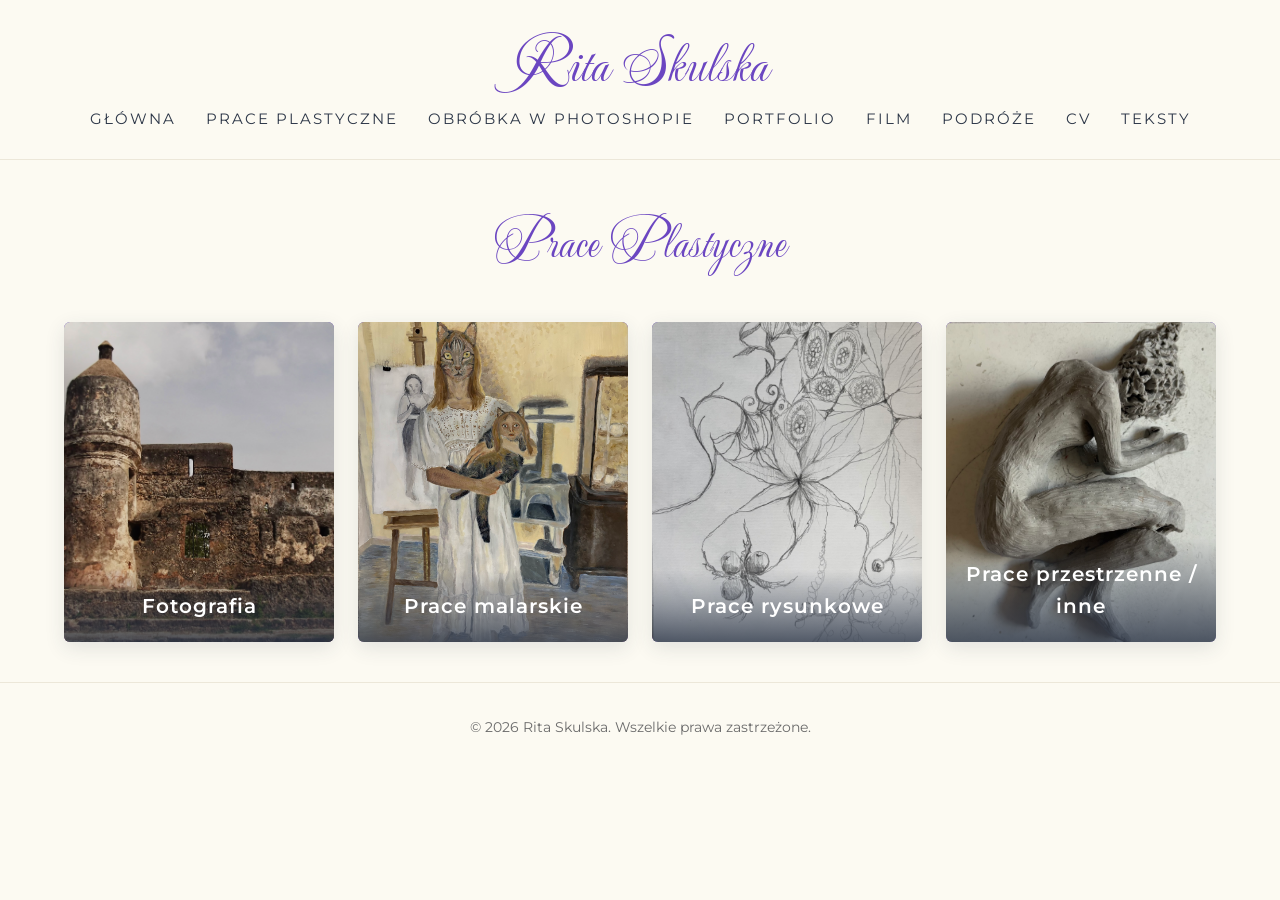
<file: prace.html>
<!DOCTYPE html>
<html lang="pl">
<head>
    <meta charset="UTF-8">
    <meta name="viewport" content="width=device-width, initial-scale=1.0">
    <title>Prace Plastyczne – Rita Skulska</title>
    <link rel="preconnect" href="https://fonts.googleapis.com">
    <link rel="preconnect" href="https://fonts.gstatic.com" crossorigin>
    <link href="https://fonts.googleapis.com/css2?family=Mea+Culpa&family=Montserrat:wght@300;400;600&display=swap" rel="stylesheet">
    <link rel="stylesheet" href="style.css">
</head>

<body class="subpage">

<header>
    <h1><a href="index.html">Rita Skulska</a></h1>

    <nav>
        <a href="index.html">Główna</a>
        <a href="prace.html">Prace Plastyczne</a>
        <a href="photoshop.html">Obróbka w Photoshopie</a>
        <a href="portfolio.html">Portfolio</a>
        <a href="film.html">Film</a>
        <a href="podroze.html">Podróże</a>
        <a href="cv.html">CV</a>
        <a href="teksty.html">Teksty</a>
    </nav>
</header>

<main class="container">

    <h2>Prace Plastyczne</h2>

    <div class="category-menu">

        <a href="fotografia.html" class="category-card">
            <img src="images/fotografia/DSCF0274.jpeg" alt="Fotografia">
            <span>Fotografia</span>
        </a>

        <a href="malarstwo.html" class="category-card">
            <img src="images/malarstwo/IMG_5262.jpeg" alt="Prace malarskie">
            <span>Prace malarskie</span>
        </a>

        <a href="rysunek.html" class="category-card">
            <img src="images/rysunek/IMG_4299.jpeg" alt="Prace rysunkowe">
            <span>Prace rysunkowe</span>
        </a>

        <a href="przestrzenne.html" class="category-card">
            <img src="images/przestrzenne/IMG_4306.jpeg" alt="Prace przestrzenne / inne">
            <span>Prace przestrzenne / inne</span>
        </a>

    </div>

</main>

<footer>
    <p>&copy; 2026 Rita Skulska. Wszelkie prawa zastrzeżone.</p>
</footer>

</body>
</html>
</file>
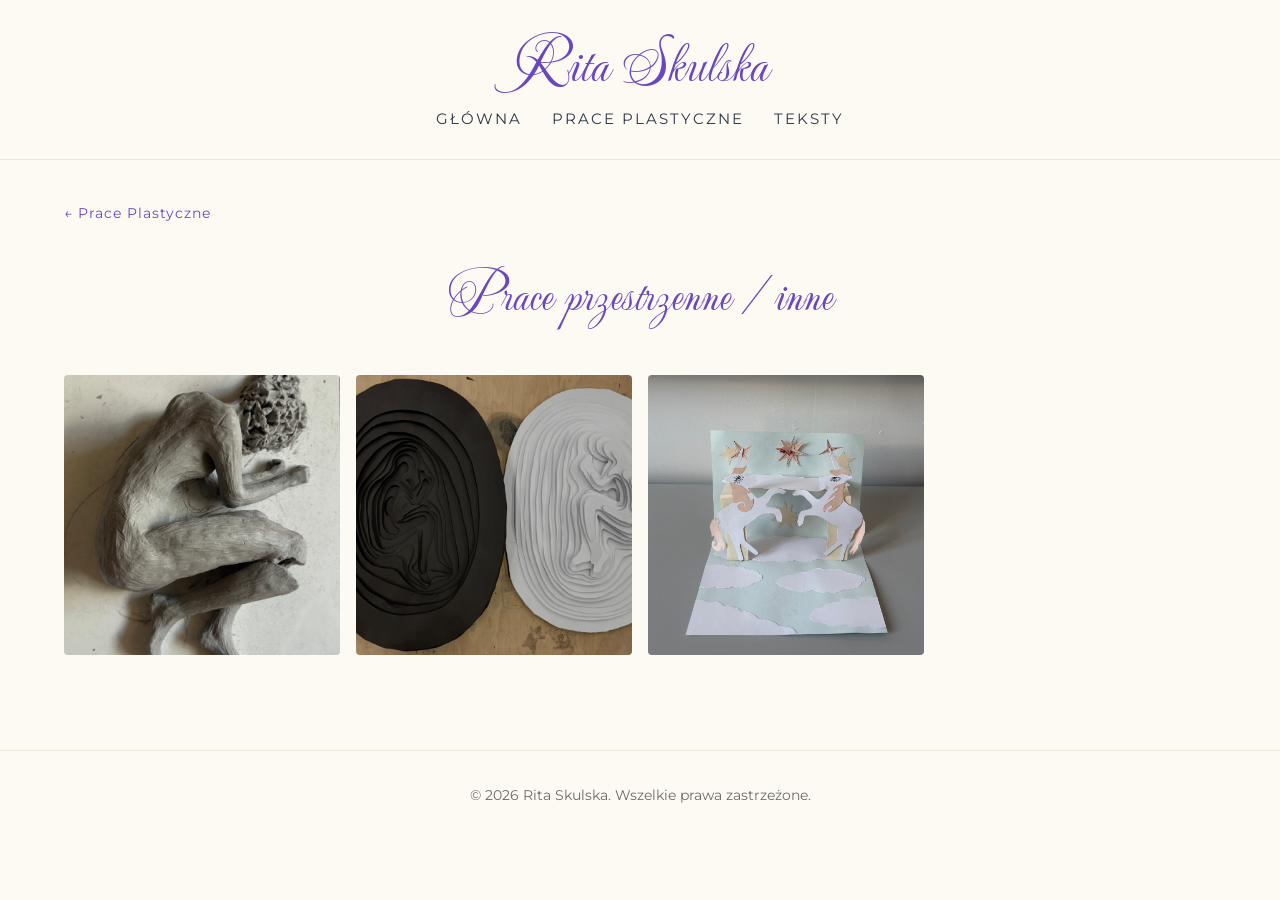
<file: przestrzenne 2.html>
<!DOCTYPE html>
<html lang="pl">
<head>
    <meta charset="UTF-8">
    <meta name="viewport" content="width=device-width, initial-scale=1.0">
    <title>Prace przestrzenne / inne – Rita Skulska</title>
    <link rel="preconnect" href="https://fonts.googleapis.com">
    <link rel="preconnect" href="https://fonts.gstatic.com" crossorigin>
    <link href="https://fonts.googleapis.com/css2?family=Mea+Culpa&family=Montserrat:wght@300;400;600&display=swap" rel="stylesheet">
    <link rel="stylesheet" href="style.css">
</head>

<body class="subpage">

<header>
    <h1><a href="index.html">Rita Skulska</a></h1>

    <nav>
        <a href="index.html">Główna</a>
        <a href="prace.html">Prace Plastyczne</a>
        <a href="teksty.html">Teksty</a>
    </nav>
</header>

<main class="container">

    <a href="prace.html" class="back-link">← Prace Plastyczne</a>

    <h2>Prace przestrzenne / inne</h2>

    <section class="theme-section">
        <div class="gallery-grid">
            <a href="IMG_4306.jpeg" target="_blank"><img src="IMG_4306.jpeg" alt="Praca przestrzenna 1"></a>
            <a href="IMG_6007.jpeg" target="_blank"><img src="IMG_6007.jpeg" alt="Praca przestrzenna 2"></a>
            <a href="IMG_5558.jpeg" target="_blank"><img src="IMG_5558.jpeg" alt="Praca przestrzenna 3"></a>
        </div>
    </section>

</main>

<footer>
    <p>&copy; 2026 Rita Skulska. Wszelkie prawa zastrzeżone.</p>
</footer>

</body>
</html>
</file>
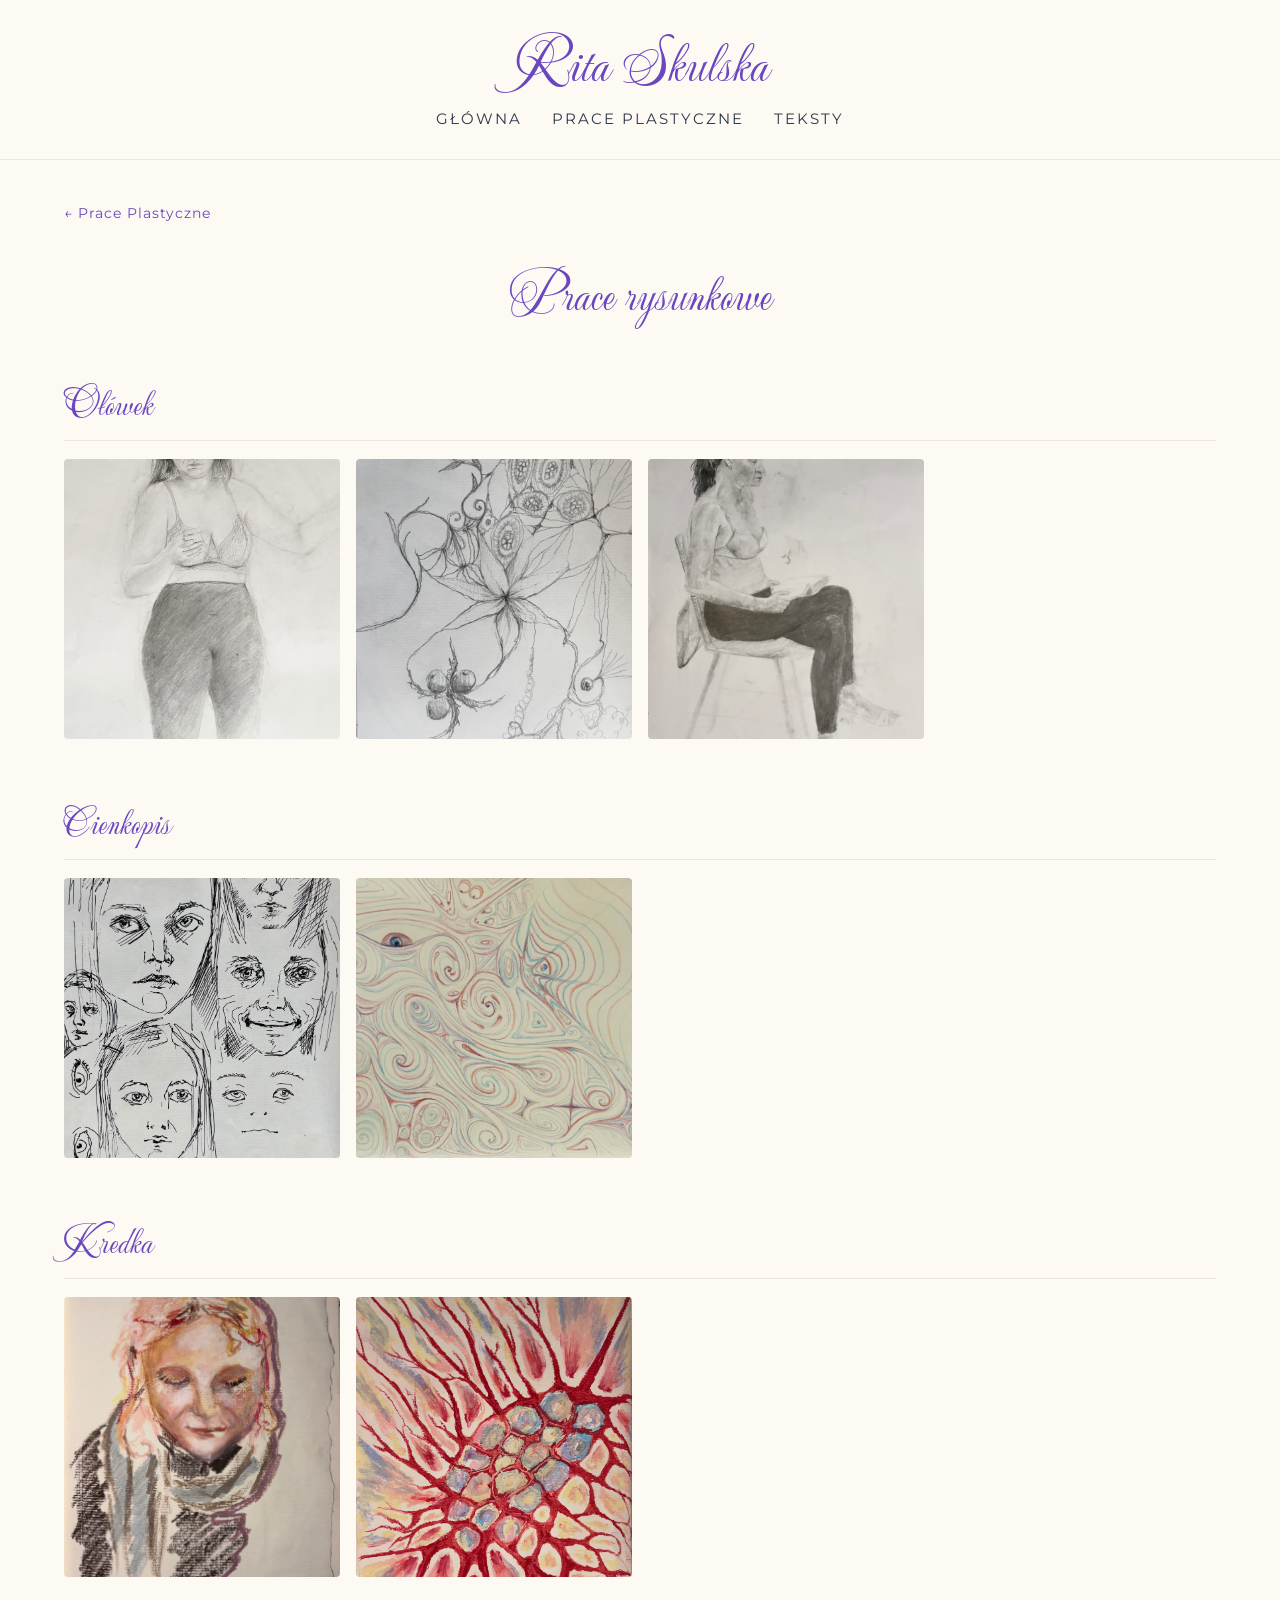
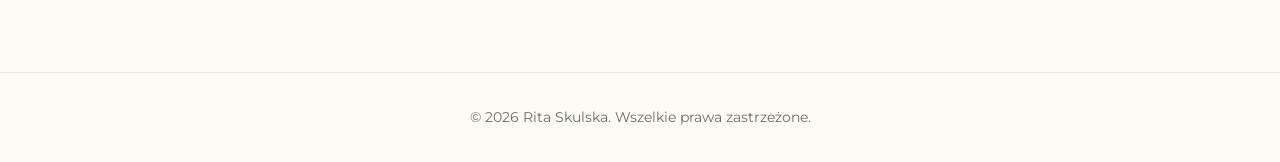
<file: rysunek 2.html>
<!DOCTYPE html>
<html lang="pl">
<head>
    <meta charset="UTF-8">
    <meta name="viewport" content="width=device-width, initial-scale=1.0">
    <title>Prace rysunkowe – Rita Skulska</title>
    <link rel="preconnect" href="https://fonts.googleapis.com">
    <link rel="preconnect" href="https://fonts.gstatic.com" crossorigin>
    <link href="https://fonts.googleapis.com/css2?family=Mea+Culpa&family=Montserrat:wght@300;400;600&display=swap" rel="stylesheet">
    <link rel="stylesheet" href="style.css">
</head>

<body class="subpage">

<header>
    <h1><a href="index.html">Rita Skulska</a></h1>

    <nav>
        <a href="index.html">Główna</a>
        <a href="prace.html">Prace Plastyczne</a>
        <a href="teksty.html">Teksty</a>
    </nav>
</header>

<main class="container">

    <a href="prace.html" class="back-link">← Prace Plastyczne</a>

    <h2>Prace rysunkowe</h2>

    <section class="theme-section">
        <h3>Ołówek</h3>
        <div class="gallery-grid">
            <a href="IMG_2682.jpeg" target="_blank"><img src="IMG_2682.jpeg" alt="Ołówek 1"></a>
            <a href="IMG_4299.jpeg" target="_blank"><img src="IMG_4299.jpeg" alt="Ołówek 2"></a>
            <a href="IMG_4576.jpeg" target="_blank"><img src="IMG_4576.jpeg" alt="Ołówek 3"></a>
        </div>
    </section>

    <section class="theme-section">
        <h3>Cienkopis</h3>
        <div class="gallery-grid">
            <a href="IMG_4300.jpeg" target="_blank"><img src="IMG_4300.jpeg" alt="Cienkopis 1"></a>
            <a href="IMG_1472.jpeg" target="_blank"><img src="IMG_1472.jpeg" alt="Cienkopis 2"></a>
        </div>
    </section>

    <section class="theme-section">
        <h3>Kredka</h3>
        <div class="gallery-grid">
            <a href="IMG_4257.jpeg" target="_blank"><img src="IMG_4257.jpeg" alt="Kredka 1"></a>
            <a href="IMG_8491.jpeg" target="_blank"><img src="IMG_8491.jpeg" alt="Kredka 2"></a>
        </div>
    </section>

</main>

<footer>
    <p>&copy; 2026 Rita Skulska. Wszelkie prawa zastrzeżone.</p>
</footer>

</body>
</html>
</file>
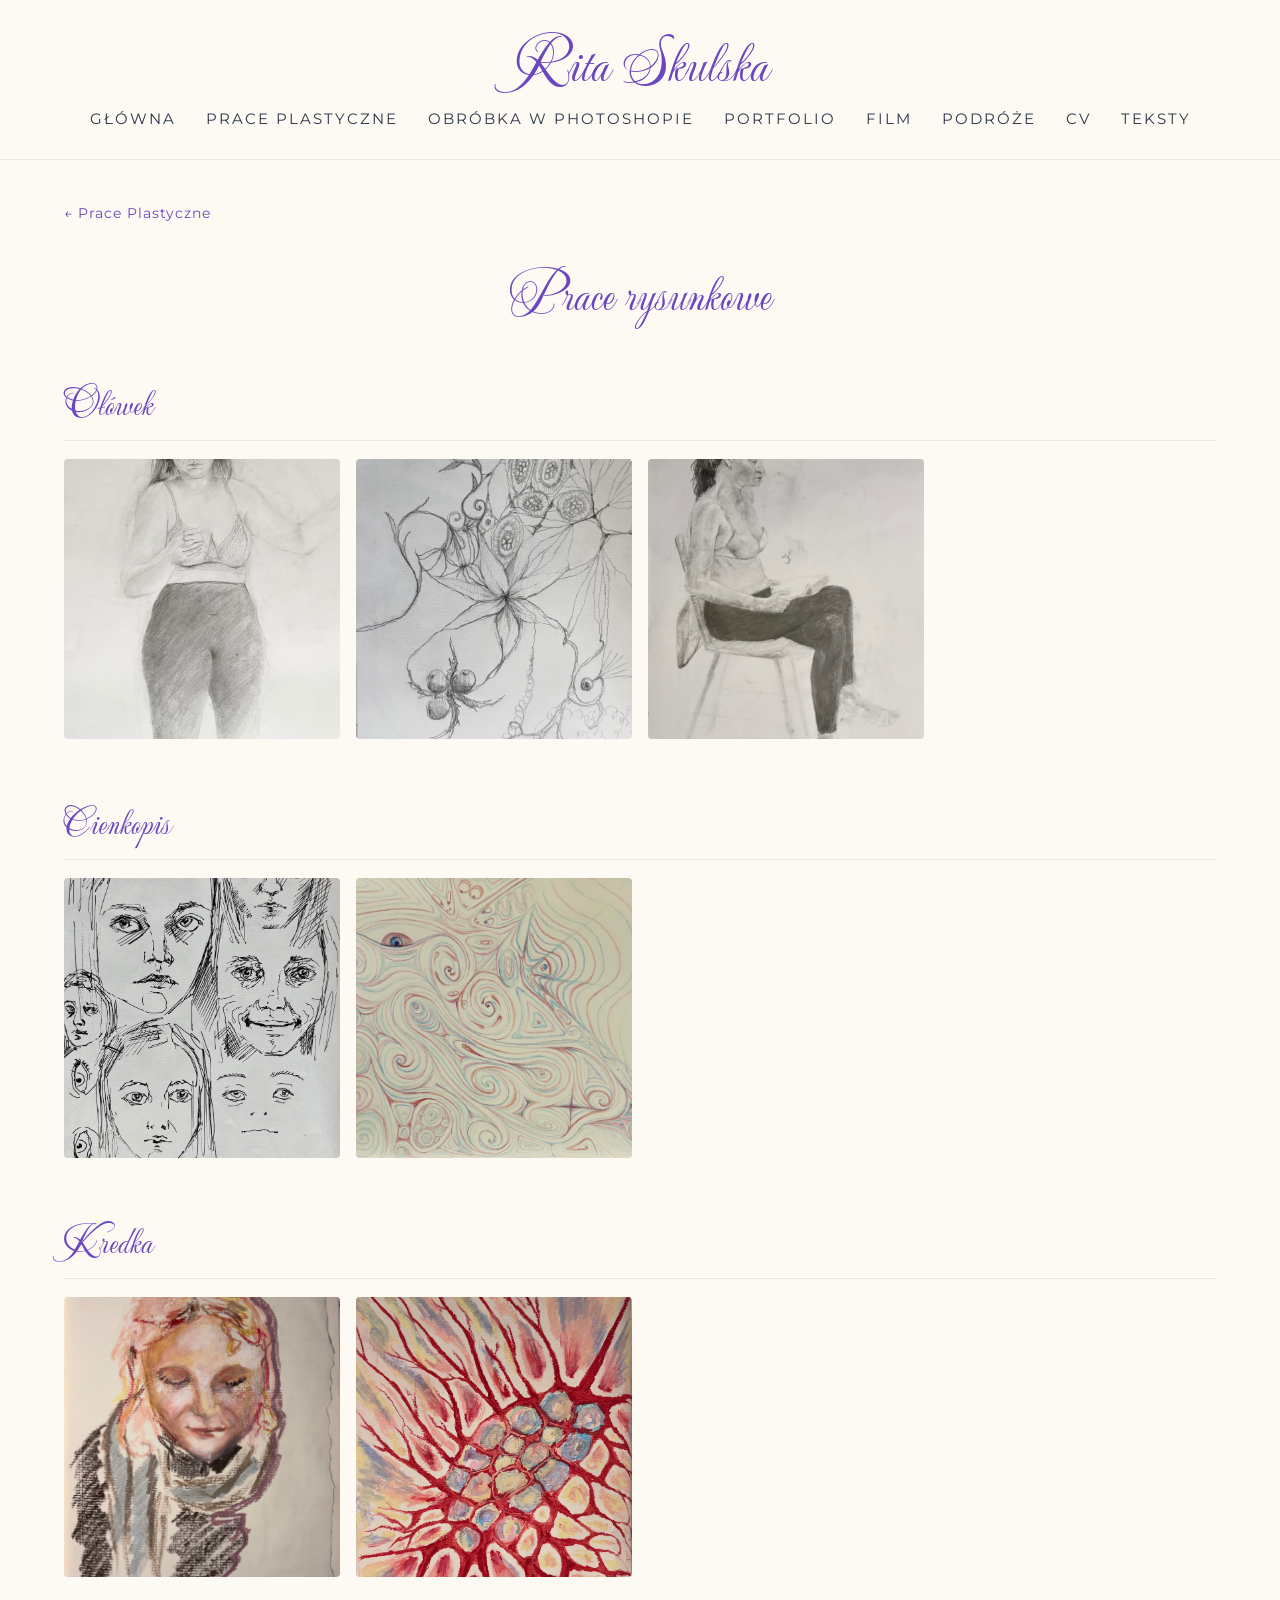
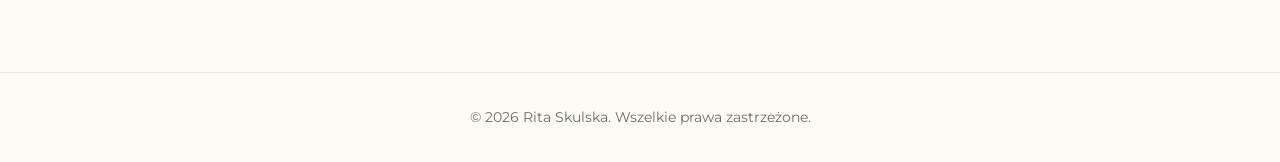
<file: rysunek.html>
<!DOCTYPE html>
<html lang="pl">
<head>
    <meta charset="UTF-8">
    <meta name="viewport" content="width=device-width, initial-scale=1.0">
    <title>Prace rysunkowe – Rita Skulska</title>
    <link rel="preconnect" href="https://fonts.googleapis.com">
    <link rel="preconnect" href="https://fonts.gstatic.com" crossorigin>
    <link href="https://fonts.googleapis.com/css2?family=Mea+Culpa&family=Montserrat:wght@300;400;600&display=swap" rel="stylesheet">
    <link rel="stylesheet" href="style.css">
</head>

<body class="subpage">

<header>
    <h1><a href="index.html">Rita Skulska</a></h1>

    <nav>
        <a href="index.html">Główna</a>
        <a href="prace.html">Prace Plastyczne</a>
        <a href="photoshop.html">Obróbka w Photoshopie</a>
        <a href="portfolio.html">Portfolio</a>
        <a href="film.html">Film</a>
        <a href="podroze.html">Podróże</a>
        <a href="cv.html">CV</a>
        <a href="teksty.html">Teksty</a>
    </nav>
</header>

<main class="container">

    <a href="prace.html" class="back-link">← Prace Plastyczne</a>

    <h2>Prace rysunkowe</h2>

    <section class="theme-section">
        <h3>Ołówek</h3>
        <div class="gallery-grid">
            <a href="images/rysunek/IMG_2682.jpeg" target="_blank"><img src="images/rysunek/IMG_2682.jpeg" alt="Ołówek 1"></a>
            <a href="images/rysunek/IMG_4299.jpeg" target="_blank"><img src="images/rysunek/IMG_4299.jpeg" alt="Ołówek 2"></a>
            <a href="images/rysunek/IMG_4576.jpeg" target="_blank"><img src="images/rysunek/IMG_4576.jpeg" alt="Ołówek 3"></a>
        </div>
    </section>

    <section class="theme-section">
        <h3>Cienkopis</h3>
        <div class="gallery-grid">
            <a href="images/rysunek/IMG_4300.jpeg" target="_blank"><img src="images/rysunek/IMG_4300.jpeg" alt="Cienkopis 1"></a>
            <a href="images/rysunek/IMG_1472.jpeg" target="_blank"><img src="images/rysunek/IMG_1472.jpeg" alt="Cienkopis 2"></a>
        </div>
    </section>

    <section class="theme-section">
        <h3>Kredka</h3>
        <div class="gallery-grid">
            <a href="images/rysunek/IMG_4257.jpeg" target="_blank"><img src="images/rysunek/IMG_4257.jpeg" alt="Kredka 1"></a>
            <a href="images/rysunek/IMG_8491.jpeg" target="_blank"><img src="images/rysunek/IMG_8491.jpeg" alt="Kredka 2"></a>
        </div>
    </section>

</main>

<footer>
    <p>&copy; 2026 Rita Skulska. Wszelkie prawa zastrzeżone.</p>
</footer>

</body>
</html>
</file>
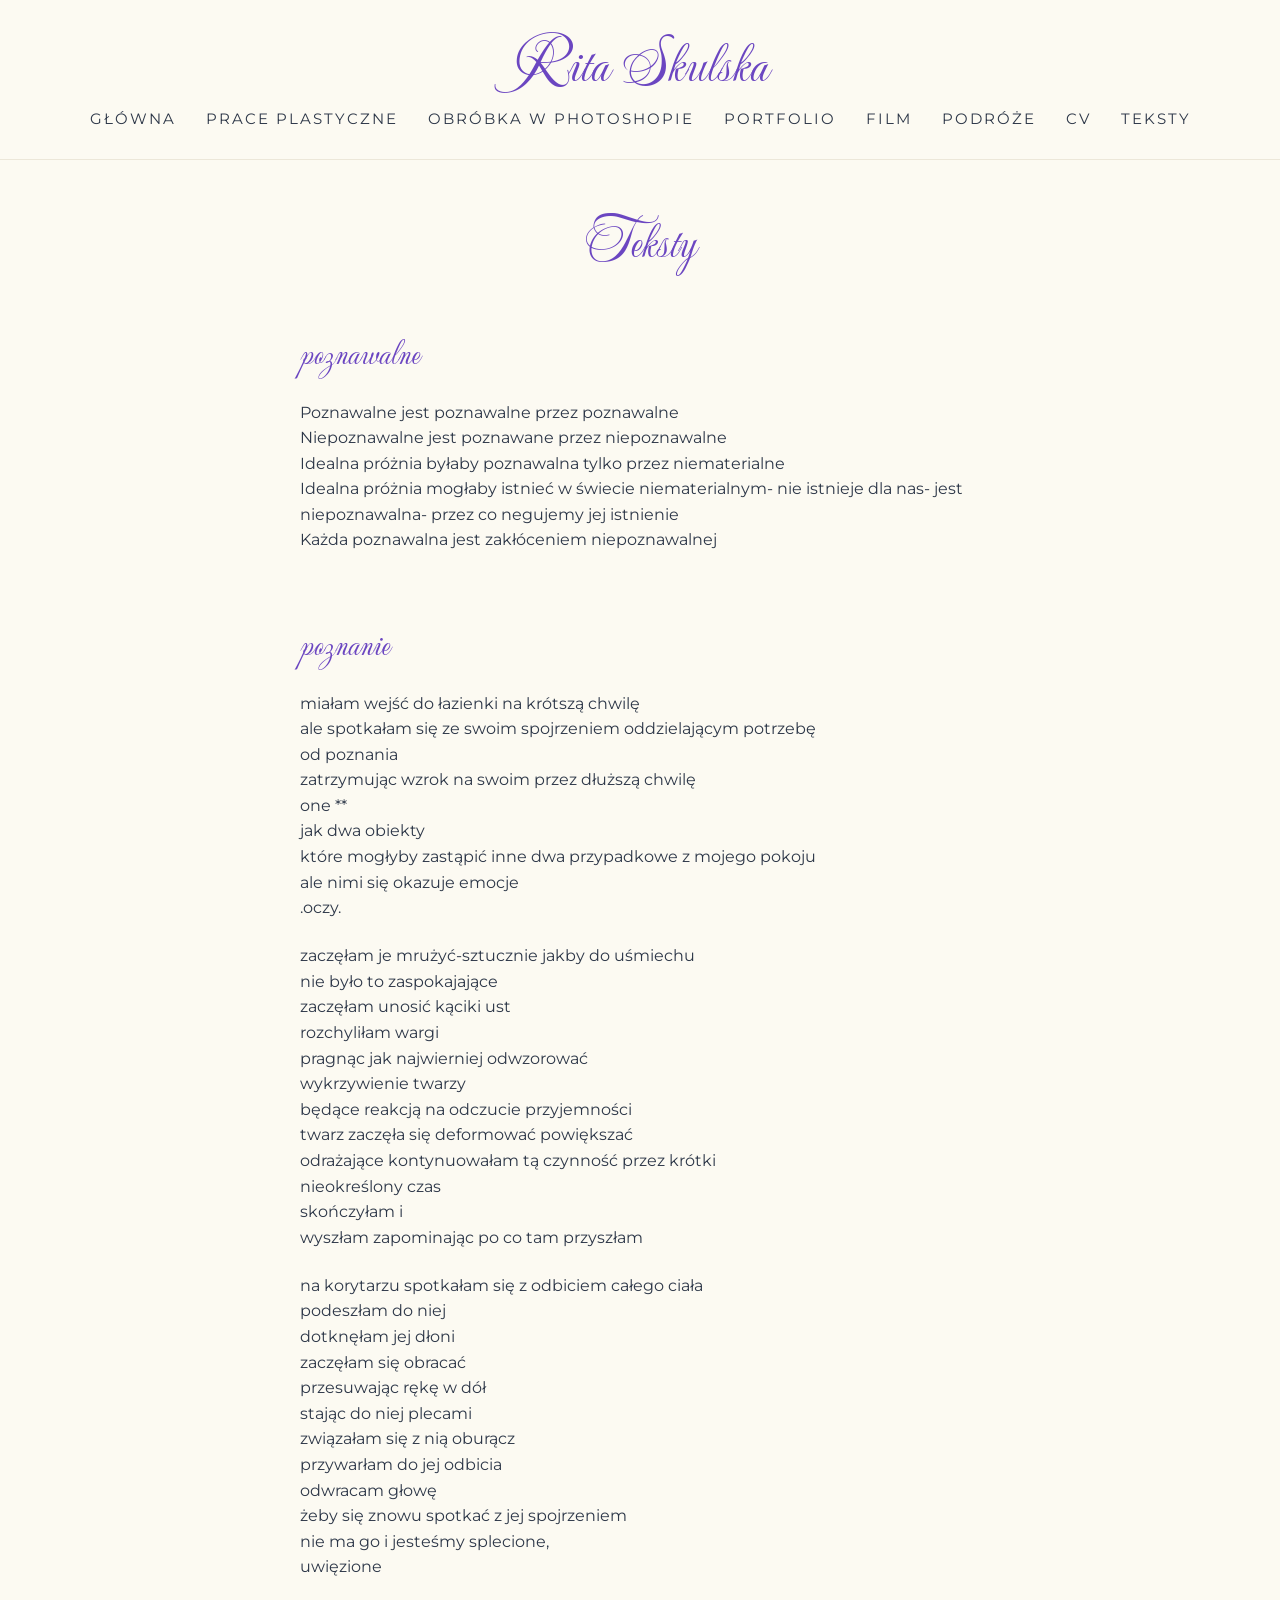
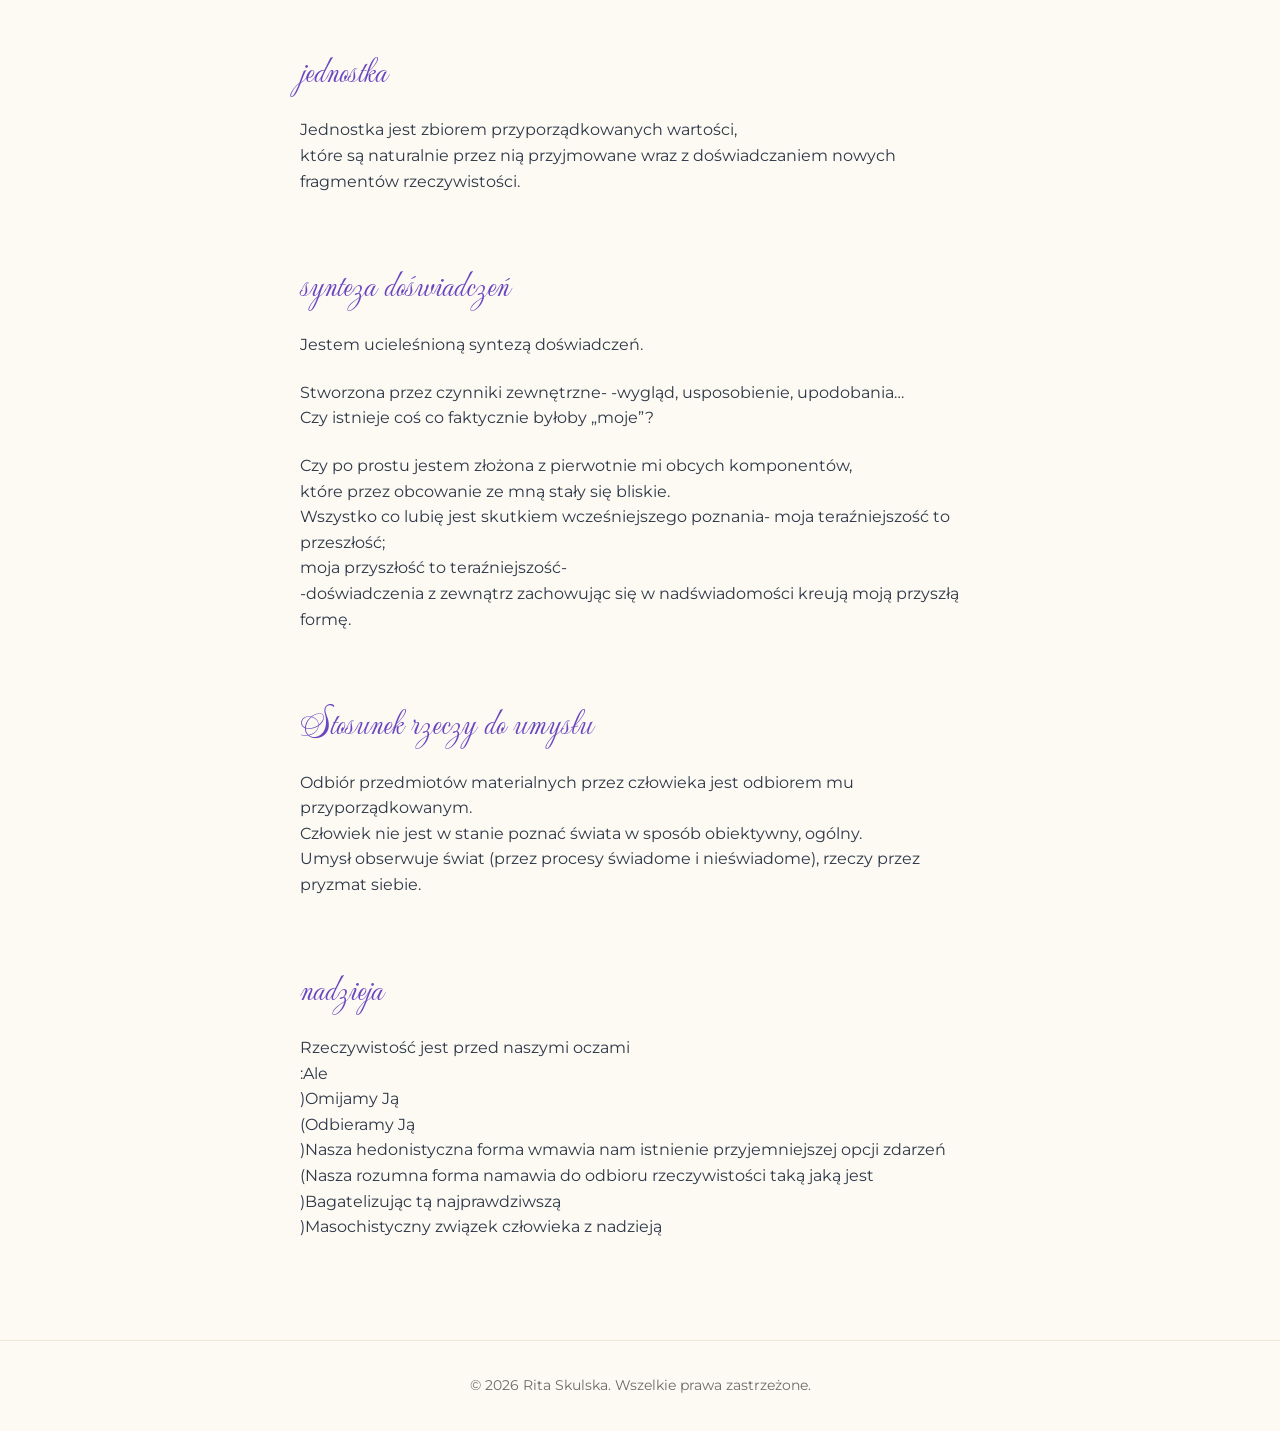
<file: teksty.html>
<!DOCTYPE html>
<html lang="pl">
<head>
    <meta charset="UTF-8">
    <meta name="viewport" content="width=device-width, initial-scale=1.0">
    <title>Teksty – Rita Skulska</title>
    <link rel="preconnect" href="https://fonts.googleapis.com">
    <link rel="preconnect" href="https://fonts.gstatic.com" crossorigin>
    <link href="https://fonts.googleapis.com/css2?family=Mea+Culpa&family=Montserrat:wght@300;400;600&display=swap" rel="stylesheet">
    <link rel="stylesheet" href="style.css">
</head>

<body class="subpage">

<header>
    <h1><a href="index.html">Rita Skulska</a></h1>

    <nav>
        <a href="index.html">Główna</a>
        <a href="prace.html">Prace Plastyczne</a>
        <a href="photoshop.html">Obróbka w Photoshopie</a>
        <a href="portfolio.html">Portfolio</a>
        <a href="film.html">Film</a>
        <a href="podroze.html">Podróże</a>
        <a href="cv.html">CV</a>
        <a href="teksty.html">Teksty</a>
    </nav>
</header>

<main class="container">

    <h2>Teksty</h2>

    <section class="text-piece">
        <h3>poznawalne</h3>
        <p>
            Poznawalne jest poznawalne przez poznawalne<br>
            Niepoznawalne jest poznawane przez niepoznawalne<br>
            Idealna próżnia byłaby poznawalna tylko przez niematerialne<br>
            Idealna próżnia mogłaby istnieć w świecie niematerialnym- nie istnieje dla nas- jest niepoznawalna- przez co negujemy jej istnienie<br>
            Każda poznawalna jest zakłóceniem niepoznawalnej
        </p>
    </section>

    <section class="text-piece">
        <h3>poznanie</h3>
        <p>
            miałam wejść do łazienki na krótszą chwilę<br>
            ale spotkałam się ze swoim spojrzeniem oddzielającym potrzebę<br>
            od poznania<br>
            zatrzymując wzrok na swoim przez dłuższą chwilę<br>
            one **<br>
            jak dwa obiekty<br>
            które mogłyby zastąpić inne dwa przypadkowe z mojego pokoju<br>
            ale nimi się okazuje emocje<br>
            .oczy.
        </p>
        <p>
            zaczęłam je mrużyć-sztucznie jakby do uśmiechu<br>
            nie było to zaspokajające<br>
            zaczęłam unosić kąciki ust<br>
            rozchyliłam wargi<br>
            pragnąc jak najwierniej odwzorować<br>
            wykrzywienie twarzy<br>
            będące reakcją na odczucie przyjemności<br>
            twarz zaczęła się deformować powiększać<br>
            odrażające kontynuowałam tą czynność przez krótki<br>
            nieokreślony czas<br>
            skończyłam i<br>
            wyszłam zapominając po co tam przyszłam
        </p>
        <p>
            na korytarzu spotkałam się z odbiciem całego ciała<br>
            podeszłam do niej<br>
            dotknęłam jej dłoni<br>
            zaczęłam się obracać<br>
            przesuwając rękę w dół<br>
            stając do niej plecami<br>
            związałam się z nią oburącz<br>
            przywarłam do jej odbicia<br>
            odwracam głowę<br>
            żeby się znowu spotkać z jej spojrzeniem<br>
            nie ma go i jesteśmy splecione,<br>
            uwięzione
        </p>
    </section>

    <section class="text-piece">
        <h3>jednostka</h3>
        <p>
            Jednostka jest zbiorem przyporządkowanych wartości,<br>
            które są naturalnie przez nią przyjmowane wraz z doświadczaniem nowych fragmentów rzeczywistości.
        </p>
    </section>

    <section class="text-piece">
        <h3>synteza doświadczeń</h3>
        <p>
            Jestem ucieleśnioną syntezą doświadczeń.
        </p>
        <p>
            Stworzona przez czynniki zewnętrzne- -wygląd, usposobienie, upodobania…<br>
            Czy istnieje coś co faktycznie byłoby „moje”?
        </p>
        <p>
            Czy po prostu jestem złożona z pierwotnie mi obcych komponentów,<br>
            które przez obcowanie ze mną stały się bliskie.<br>
            Wszystko co lubię jest skutkiem wcześniejszego poznania- moja teraźniejszość to przeszłość;<br>
            moja przyszłość to teraźniejszość-<br>
            -doświadczenia z zewnątrz zachowując się w nadświadomości kreują moją przyszłą formę.
        </p>
    </section>

    <section class="text-piece">
        <h3>Stosunek rzeczy do umysłu</h3>
        <p>
            Odbiór przedmiotów materialnych przez człowieka jest odbiorem mu przyporządkowanym.<br>
            Człowiek nie jest w stanie poznać świata w sposób obiektywny, ogólny.<br>
            Umysł obserwuje świat (przez procesy świadome i nieświadome), rzeczy przez pryzmat siebie.
        </p>
    </section>

    <section class="text-piece">
        <h3>nadzieja</h3>
        <p>
            Rzeczywistość jest przed naszymi oczami<br>
            :Ale<br>
            )Omijamy Ją<br>
            (Odbieramy Ją<br>
            )Nasza hedonistyczna forma wmawia nam istnienie przyjemniejszej opcji zdarzeń<br>
            (Nasza rozumna forma namawia do odbioru rzeczywistości taką jaką jest<br>
            )Bagatelizując tą najprawdziwszą<br>
            )Masochistyczny związek człowieka z nadzieją
        </p>
    </section>

</main>

<footer>
    <p>&copy; 2026 Rita Skulska. Wszelkie prawa zastrzeżone.</p>
</footer>

</body>
</html>
</file>
<file: style.css>
* {
    margin: 0;
    padding: 0;
    box-sizing: border-box;
}

body {
    background-color: #fcfaf2;
    color: #2d3748;
    font-family: 'Montserrat', sans-serif;
    line-height: 1.6;
}

.container {
    max-width: 1200px;
    width: 90%;
    margin: 0 auto;
    padding: 40px 0;
}

/* TEKSTY */
.text-piece {
    max-width: 680px;
    margin: 0 auto 60px;
}

.text-piece h3 {
    font-family: 'Mea Culpa', cursive;
    font-size: 2.4rem;
    color: #6b46c1;
    font-weight: 400;
    margin-bottom: 16px;
}

.text-piece p {
    margin-bottom: 1.4em;
    color: #2d3748;
}

/* STRONA GLOWNA */
.home-body {
    display: flex;
    flex-direction: column;
    align-items: center;
    justify-content: space-between;
    min-height: 100vh;
    padding: 30px 0;
}

.home-header {
    text-align: center;
    margin-bottom: 20px;
}

.artist-name {
    font-family: 'Mea Culpa', cursive;
    font-size: 5.5rem;
    color: #6b46c1;
    font-weight: 400;
    line-height: 1.1;
    margin-bottom: 5px;
}

.artist-sub {
    font-family: 'Montserrat', sans-serif;
    font-size: 1.8rem;
    color: #63b3ed;
    text-transform: uppercase;
    letter-spacing: 8px;
    font-weight: 300;
}

/* INTERAKTYWNE OCZY */
.home-container {
    display: flex;
    justify-content: center;
    align-items: center;
    width: 100%;
}

.interactive-eye-wrapper {
    position: relative;
    display: inline-block;
}

.eye-main-img {
    display: block;
    max-height: 72vh;
    width: auto;
    max-width: 90vw;
    border-radius: 6px;
    box-shadow: 0 10px 40px rgba(45, 55, 72, 0.25);
}

.eye-trigger-zone {
    position: absolute;
    left: 50%;
    transform: translateX(-50%);
}

.top-eyes {
    top: 24%;
}

.bottom-eye {
    bottom: 14%;
}

.eye-btn {
    display: inline-block;
    padding: 12px 26px;
    font-family: 'Montserrat', sans-serif;
    font-size: 1rem;
    font-weight: 600;
    letter-spacing: 2px;
    text-transform: uppercase;
    text-decoration: none;
    color: #fff;
    border-radius: 40px;
    backdrop-filter: blur(2px);
    transition: transform 0.2s ease, box-shadow 0.2s ease, opacity 0.2s ease;
    opacity: 0.85;
}

.eye-btn:hover {
    opacity: 1;
    transform: translateY(-2px);
    box-shadow: 0 6px 20px rgba(0, 0, 0, 0.3);
}

.btn-purple {
    background-color: rgba(107, 70, 193, 0.85);
}

.btn-blue {
    background-color: rgba(99, 179, 237, 0.9);
}

/* NAWIGACJA NA STRONIE GLOWNEJ */
.home-nav {
    display: flex;
    justify-content: center;
    flex-wrap: wrap;
    gap: 22px;
    margin-bottom: 22px;
    padding: 0 20px;
}

.home-nav a {
    font-size: 0.82rem;
    letter-spacing: 2px;
    text-transform: uppercase;
    text-decoration: none;
    color: #2d3748;
    padding-bottom: 4px;
    border-bottom: 2px solid transparent;
    transition: color 0.2s ease, border-color 0.2s ease;
}

.home-nav a:hover {
    color: #6b46c1;
    border-color: #63b3ed;
}

/* PODSTRONY - NAGLOWEK / NAWIGACJA / STOPKA */
.subpage header {
    text-align: center;
    padding: 34px 20px 22px;
    border-bottom: 1px solid #ece7d9;
}

.subpage header h1 {
    font-family: 'Mea Culpa', cursive;
    font-size: 3.6rem;
    font-weight: 400;
    line-height: 1;
    margin-bottom: 16px;
}

.subpage header h1 a {
    color: #6b46c1;
    text-decoration: none;
}

.subpage nav {
    display: flex;
    justify-content: center;
    flex-wrap: wrap;
    gap: 30px;
}

.subpage nav a {
    font-size: 0.92rem;
    letter-spacing: 2px;
    text-transform: uppercase;
    text-decoration: none;
    color: #2d3748;
    padding-bottom: 4px;
    border-bottom: 2px solid transparent;
    transition: color 0.2s ease, border-color 0.2s ease;
}

.subpage nav a:hover {
    color: #6b46c1;
    border-color: #63b3ed;
}

.subpage footer {
    text-align: center;
    padding: 34px 20px;
    border-top: 1px solid #ece7d9;
    font-size: 0.85rem;
    color: #6b6b6b;
}

.container h2 {
    text-align: center;
    font-family: 'Mea Culpa', cursive;
    font-size: 3.2rem;
    font-weight: 400;
    color: #6b46c1;
    margin-bottom: 40px;
}

.back-link {
    display: inline-block;
    margin-bottom: 28px;
    text-decoration: none;
    color: #6b46c1;
    font-size: 0.9rem;
    letter-spacing: 1px;
}

.back-link:hover {
    text-decoration: underline;
}

/* MENU KATEGORII (Prace Plastyczne) */
.category-menu {
    display: grid;
    grid-template-columns: repeat(auto-fit, minmax(260px, 1fr));
    gap: 24px;
}

.category-card {
    position: relative;
    display: block;
    height: 320px;
    border-radius: 6px;
    overflow: hidden;
    text-decoration: none;
    background-color: #6b46c1;
    box-shadow: 0 6px 20px rgba(45, 55, 72, 0.12);
}

.category-card img {
    width: 100%;
    height: 100%;
    object-fit: cover;
    transition: transform 0.5s ease;
}

.category-card:hover img {
    transform: scale(1.06);
}

.category-card span {
    position: absolute;
    left: 0;
    right: 0;
    bottom: 0;
    padding: 20px 18px;
    background: linear-gradient(transparent, rgba(45, 55, 72, 0.8));
    color: #fff;
    font-size: 1.25rem;
    font-weight: 600;
    letter-spacing: 1px;
    text-align: center;
}

/* GALERIA ZDJEC */
.theme-section {
    margin-bottom: 55px;
}

.theme-section h3 {
    font-family: 'Mea Culpa', cursive;
    font-size: 2.3rem;
    font-weight: 400;
    color: #6b46c1;
    margin-bottom: 18px;
    border-bottom: 1px solid #ece7d9;
    padding-bottom: 6px;
}

.gallery-grid {
    display: grid;
    grid-template-columns: repeat(auto-fill, minmax(240px, 1fr));
    gap: 16px;
}

.gallery-grid a {
    display: block;
    overflow: hidden;
    border-radius: 4px;
}

.gallery-grid img {
    display: block;
    width: 100%;
    height: 280px;
    object-fit: cover;
    transition: transform 0.4s ease;
}

.gallery-grid a:hover img {
    transform: scale(1.05);
}

/* CAPTION POD ZDJECIEM */
.gallery-item {
    display: flex;
    flex-direction: column;
}

.photo-caption {
    display: block;
    margin-top: 6px;
    font-size: 0.82rem;
    letter-spacing: 0.5px;
    color: #6b6b6b;
    text-align: center;
    font-style: italic;
}

/* OPIS RITY NA STRONIE GLOWNEJ */
.home-intro {
    max-width: 680px;
    margin: 0 auto 10px;
    padding: 0 20px;
    text-align: center;
    font-size: 0.98rem;
    color: #4a5568;
}

/* SEKCJA TEKSTOWA / OPIS NAD GALERIA */
.section-lead {
    max-width: 760px;
    margin: 0 auto 45px;
    text-align: center;
    color: #4a5568;
}

/* WIDEO */
.video-wrapper {
    max-width: 860px;
    margin: 0 auto;
}

.video-wrapper video {
    width: 100%;
    border-radius: 6px;
    box-shadow: 0 10px 40px rgba(45, 55, 72, 0.25);
    background: #000;
}

/* DOKUMENTY (CV / PORTFOLIO PDF) */
.doc-embed {
    width: 100%;
    height: 80vh;
    border: 1px solid #ece7d9;
    border-radius: 6px;
    box-shadow: 0 6px 20px rgba(45, 55, 72, 0.12);
    background: #fff;
}

.doc-download {
    display: inline-block;
    margin-top: 22px;
    padding: 12px 26px;
    font-weight: 600;
    letter-spacing: 2px;
    text-transform: uppercase;
    font-size: 0.9rem;
    text-decoration: none;
    color: #fff;
    background-color: #6b46c1;
    border-radius: 40px;
    transition: transform 0.2s ease, box-shadow 0.2s ease;
}

.doc-download:hover {
    transform: translateY(-2px);
    box-shadow: 0 6px 20px rgba(0, 0, 0, 0.25);
}

.doc-actions {
    text-align: center;
}

/* INTRO - CZARNY EKRAN Z PRZYCISKIEM ENTER */
#intro-overlay {
    position: fixed;
    inset: 0;
    z-index: 9999;
    background: #000;
    display: flex;
    flex-direction: column;
    align-items: center;
    justify-content: center;
    gap: 40px;
    transition: opacity 0.8s ease, visibility 0.8s ease;
}

#intro-overlay.hidden {
    opacity: 0;
    visibility: hidden;
    pointer-events: none;
}

.intro-title {
    font-family: 'Mea Culpa', cursive;
    font-size: 4rem;
    color: #fff;
    opacity: 0;
    animation: intro-fade-in 1.6s ease forwards;
}

@keyframes intro-fade-in {
    to { opacity: 0.9; }
}

.intro-btn {
    font-family: 'Montserrat', sans-serif;
    font-size: 1rem;
    font-weight: 600;
    letter-spacing: 4px;
    text-transform: uppercase;
    padding: 14px 42px;
    border-radius: 40px;
    border: 2px solid #fff;
    background: transparent;
    color: #fff;
    cursor: pointer;
    transition: background 0.25s ease, color 0.25s ease, transform 0.1s ease;
}

#intro-enter {
    opacity: 0;
    animation: intro-fade-in 1.6s ease 0.6s forwards;
}

#intro-enter:hover {
    background: #fff;
    color: #000;
    transform: scale(1.05);
}

/* EXIT ucieka przed kursorem */
#intro-exit {
    position: fixed;
    top: 62%;
    left: 50%;
    transform: translateX(-50%);
    border-color: #b03a3a;
    color: #e57373;
    transition: top 0.18s ease, left 0.18s ease;
}

@media (max-width: 600px) {
    .intro-title { font-size: 2.8rem; }
}
</file>
